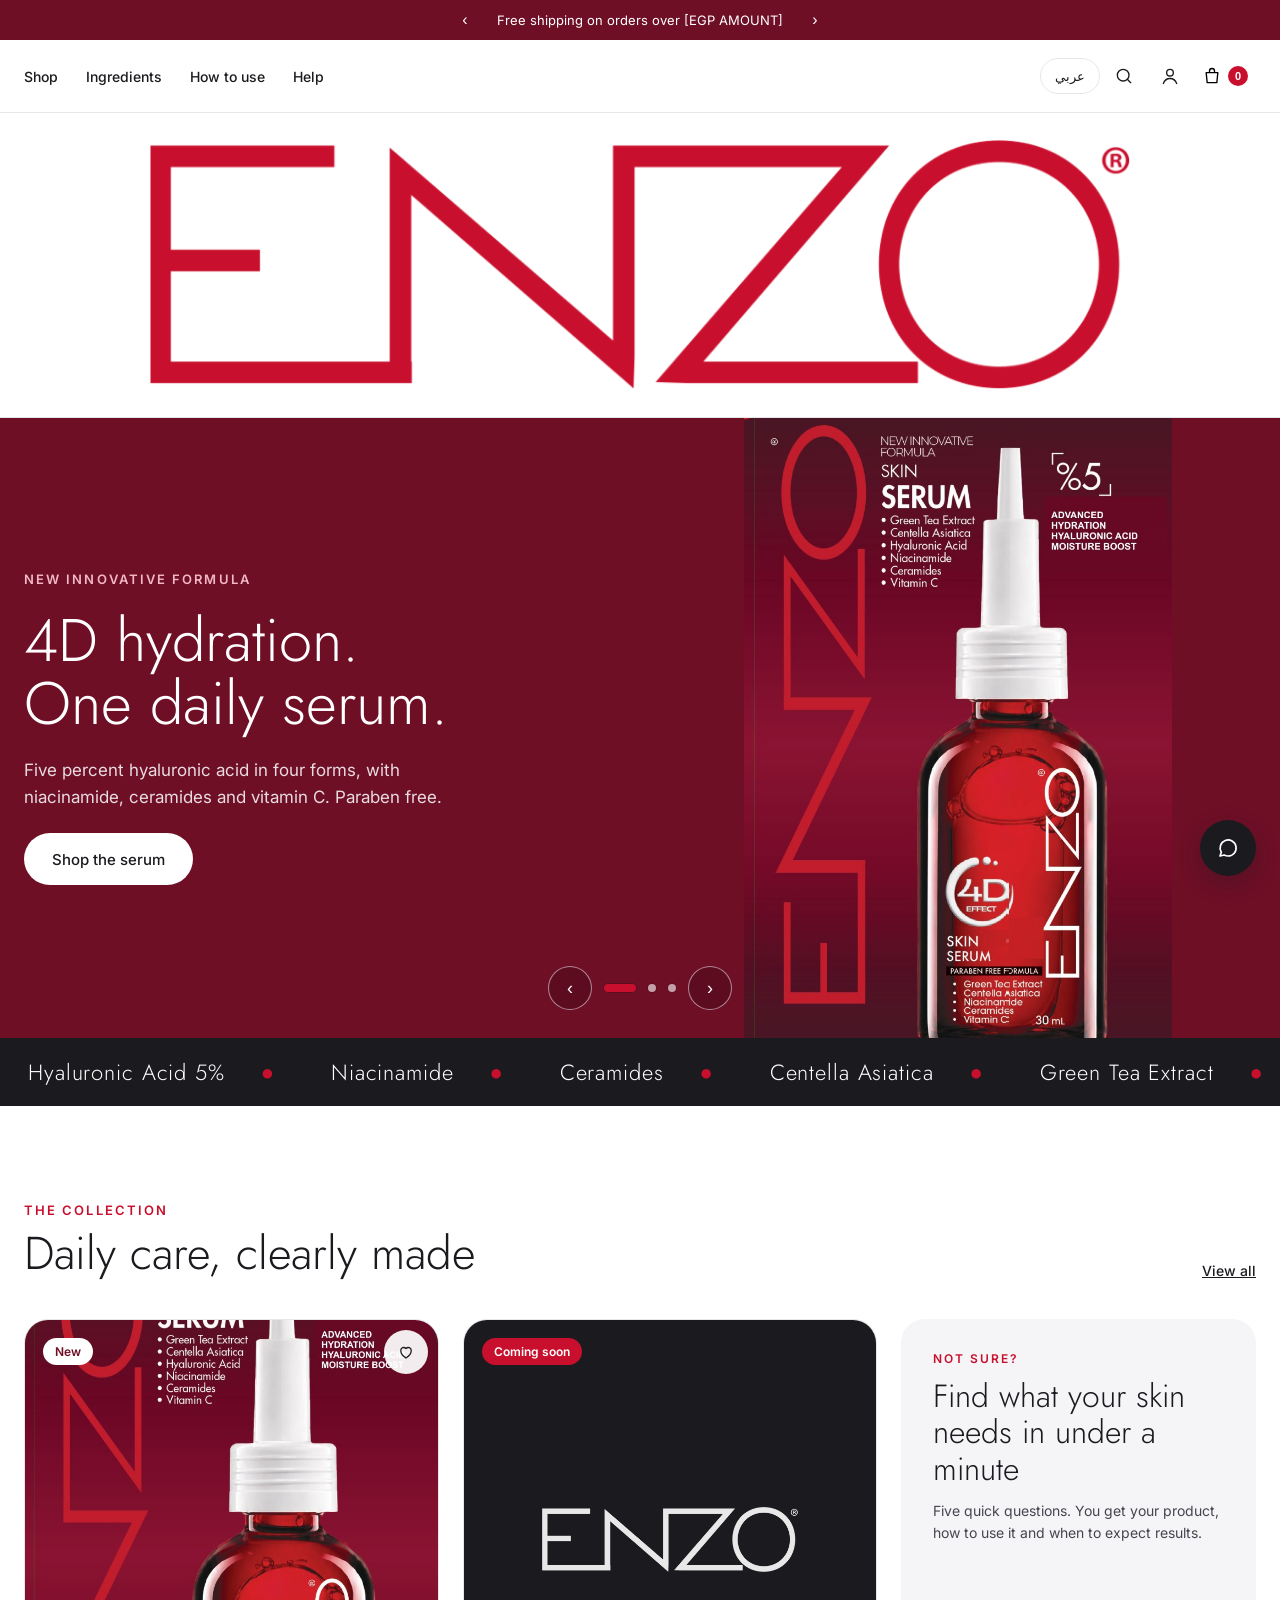
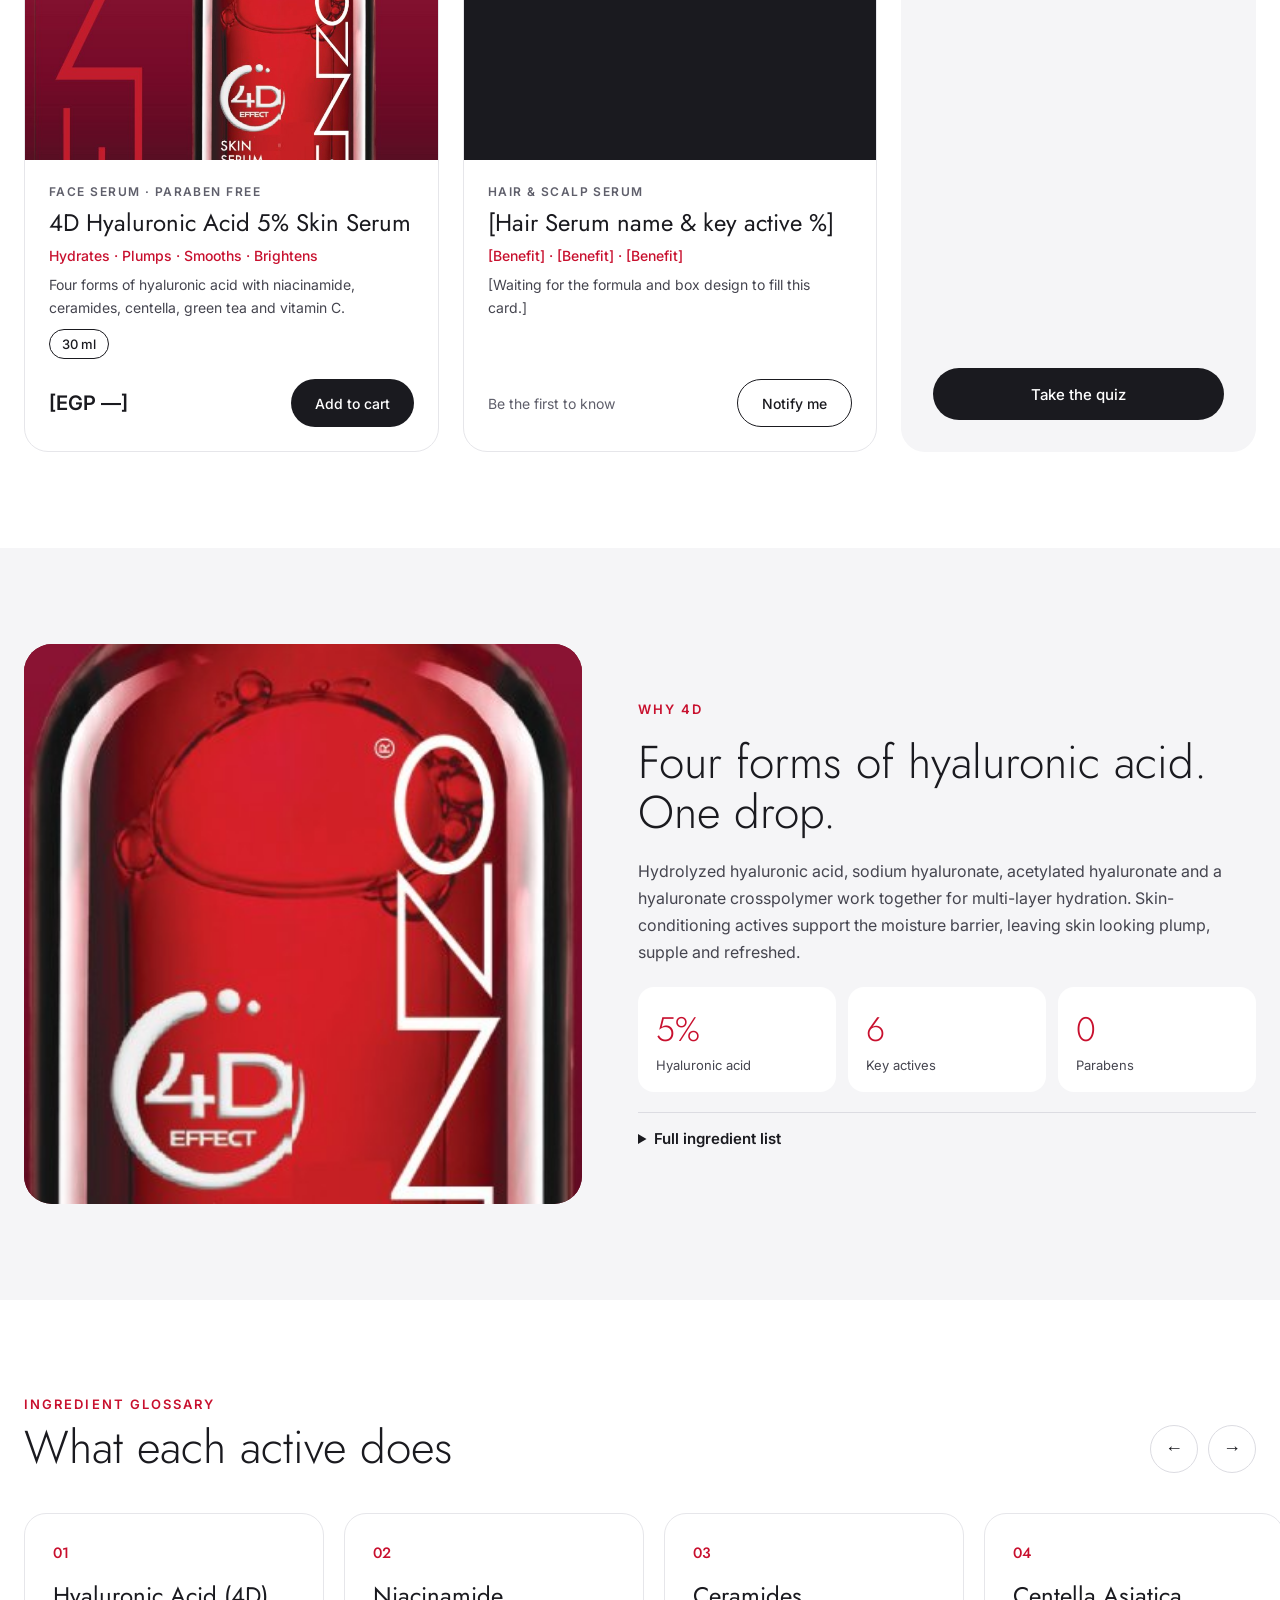
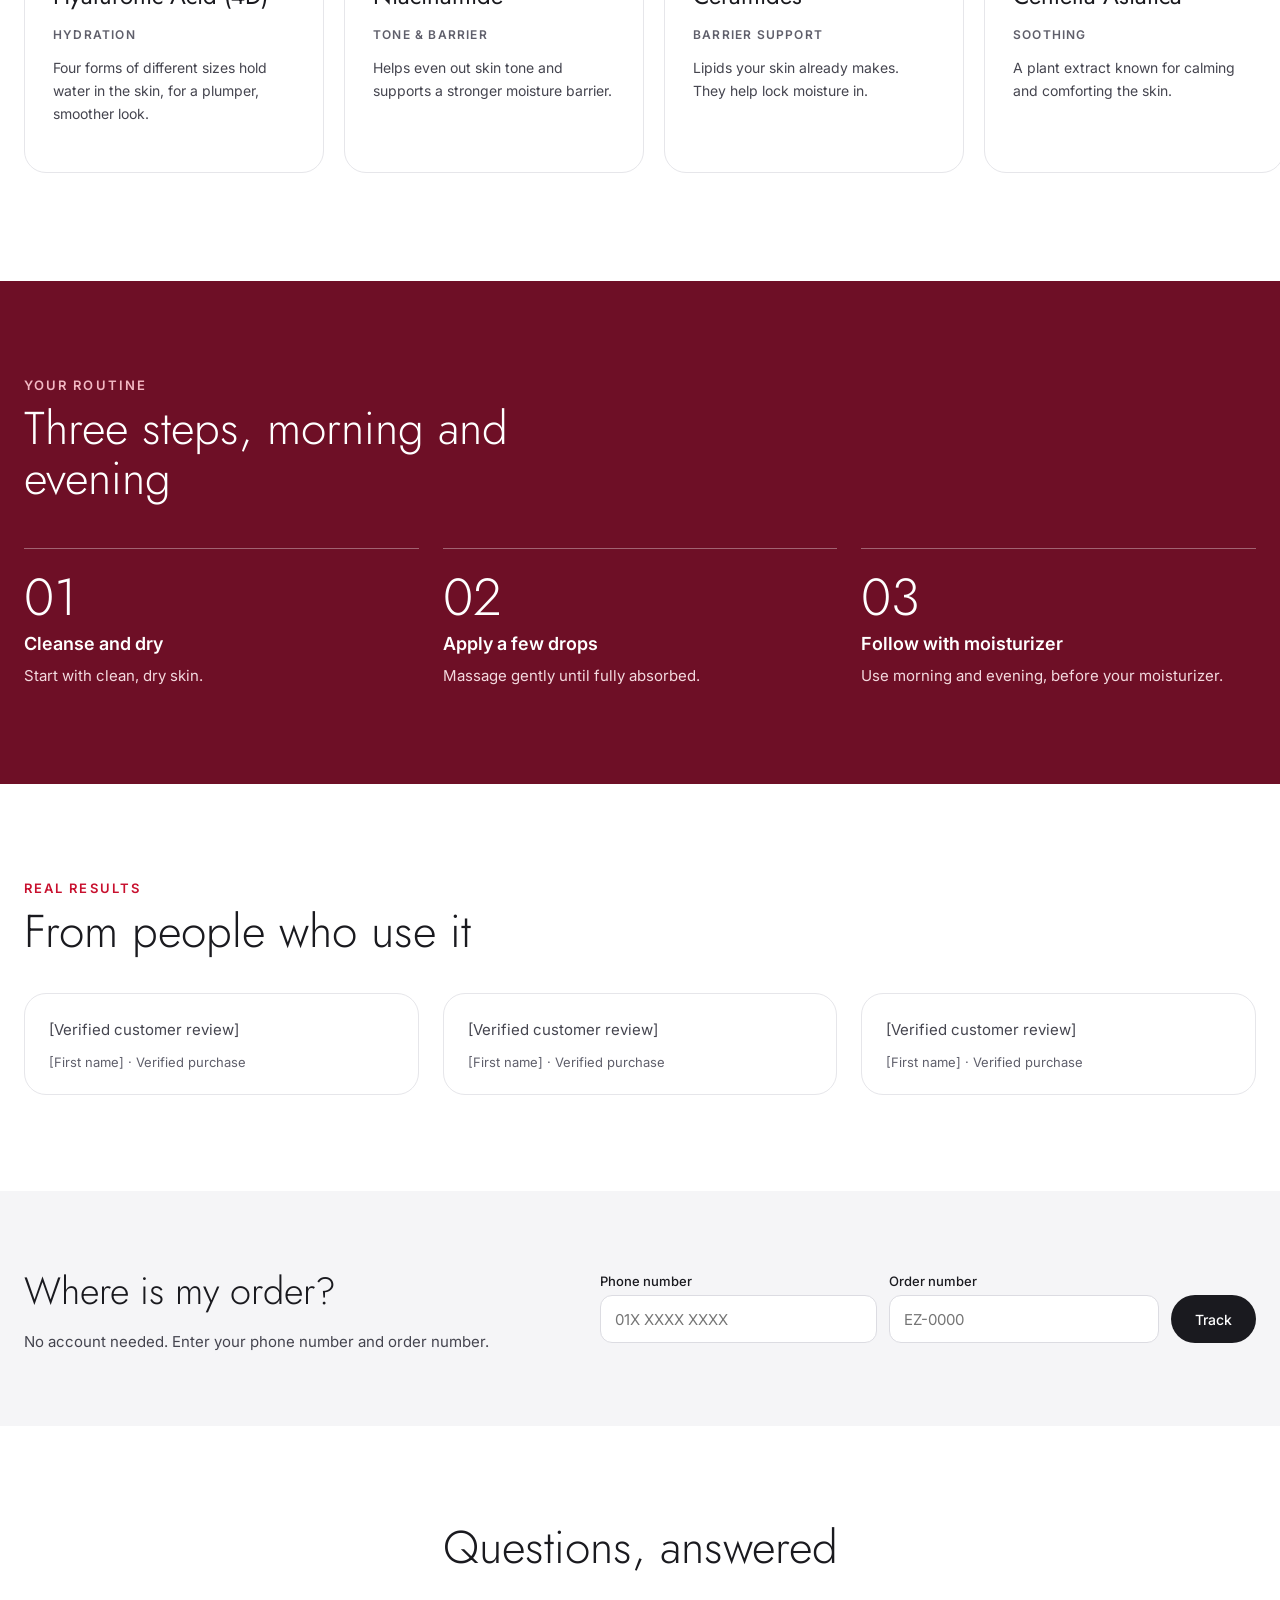
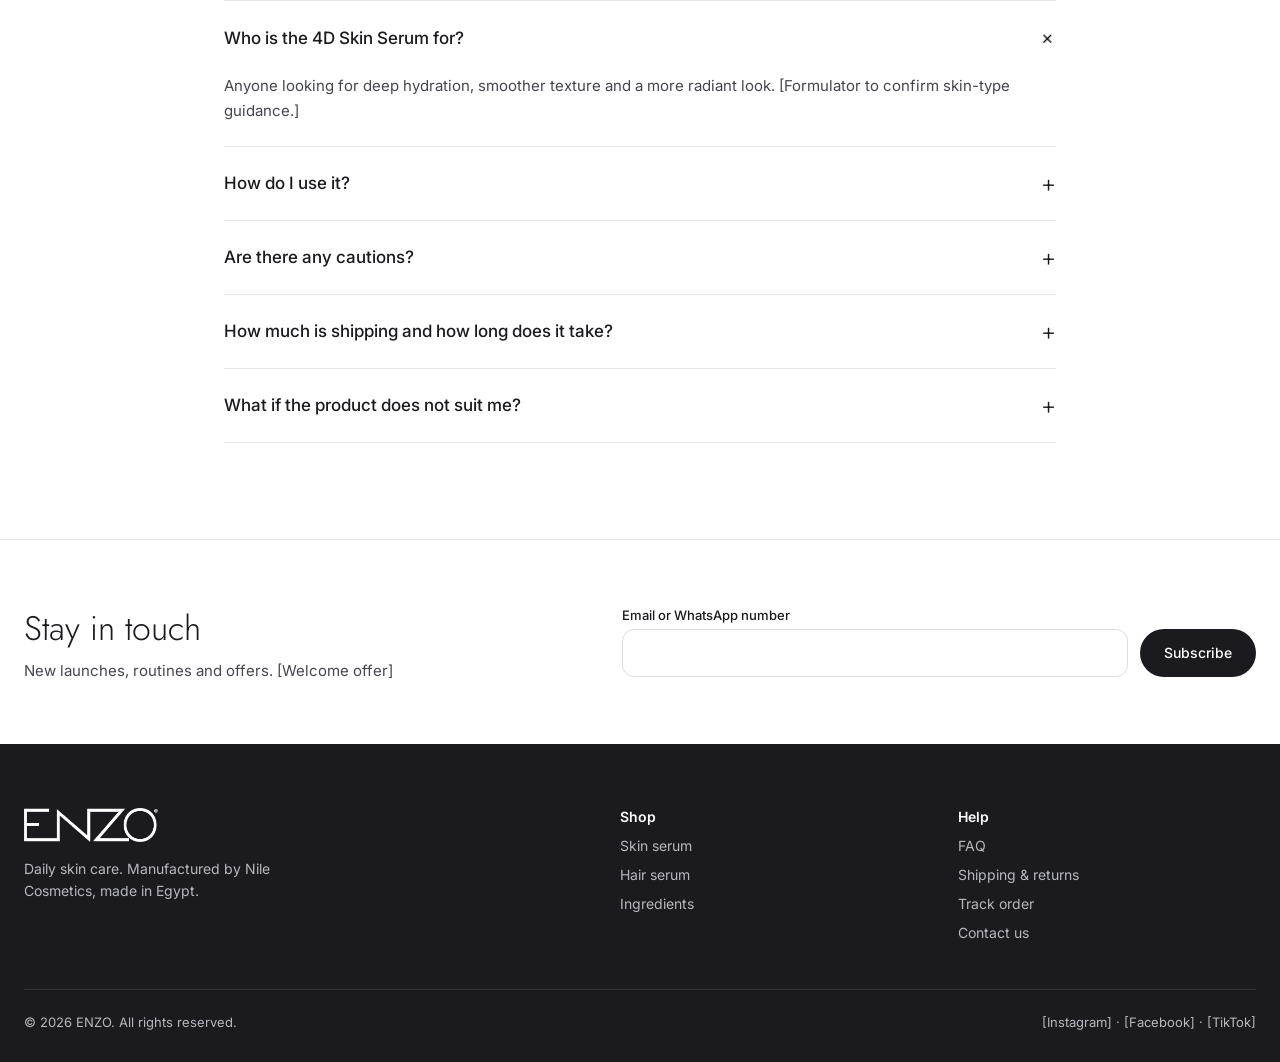
<file: index.html>
<!doctype html>
<html lang="en">
<head>
<meta charset="utf-8">
<meta name="viewport" content="width=device-width, initial-scale=1">
<title>ENZO | Daily Skin Care</title>
<meta name="description" content="ENZO 4D Hyaluronic Acid 5% Skin Serum. Daily skin care with every ingredient on the label.">
<meta name="robots" content="noindex">
<link rel="icon" href="logo-red.png">
<link rel="preconnect" href="https://fonts.googleapis.com">
<link rel="preconnect" href="https://fonts.gstatic.com" crossorigin>
<link href="https://fonts.googleapis.com/css2?family=Jost:wght@300;400;500;600&family=Inter:wght@400;500;600&display=swap" rel="stylesheet">
<style>
:root{--ink:#1A1A1F;--body:#45454F;--muted:#5F5F6B;--line:#E6E6EA;--line2:#DCDCE2;--soft:#F5F5F7;--red:#C8102E;--crimson:#6E0F26;--pink:#F2B8C3}
*{box-sizing:border-box}
html{scroll-behavior:smooth}
body{margin:0;background:#fff;color:var(--ink);font-family:Inter,system-ui,sans-serif;-webkit-font-smoothing:antialiased}
a{color:var(--ink)}a:hover{color:var(--red)}
img{max-width:100%}
h1,h2,h3{font-family:Jost,sans-serif;font-weight:300;margin:0}
p{margin:0}
.wrap{max-width:1280px;margin:0 auto;padding:0 24px}
.eyebrow{font-size:13px;font-weight:600;letter-spacing:.16em;text-transform:uppercase;color:var(--red)}
.h2{font-size:clamp(32px,4vw,46px);line-height:1.1}
.sec{padding:96px 0}
.btn{display:inline-flex;align-items:center;justify-content:center;height:52px;padding:0 28px;border-radius:999px;border:0;background:var(--ink);color:#fff;font:500 15px Inter,sans-serif;text-decoration:none;cursor:pointer;transition:background .25s,color .25s,transform .2s}
.btn:hover{background:var(--red);color:#fff}
.btn:active{transform:scale(.97)}
.btn.light{background:#fff;color:var(--ink)}
.btn.outline{background:#fff;color:var(--ink);border:1px solid var(--ink)}
.btn.outline:hover,.btn.light:hover{background:var(--red);color:#fff}
.btn.sm{height:48px;padding:0 24px;font-size:14px}
.iconbtn{width:44px;height:44px;background:none;border:0;cursor:pointer;display:flex;align-items:center;justify-content:center;color:var(--ink)}
.row{display:flex;flex-wrap:wrap;gap:24px}

/* announcement */
.ann{background:var(--crimson);color:#fff;font-size:13px;height:40px;display:flex;align-items:center;justify-content:center;gap:16px;padding:0 12px}
.ann button{width:32px;height:32px;background:none;border:0;color:#fff;cursor:pointer;font-size:16px}
.ann span{text-align:center;animation:fadeUp .6s ease both}

/* header */
header{position:sticky;top:0;z-index:30;background:rgba(255,255,255,.94);backdrop-filter:blur(10px);-webkit-backdrop-filter:blur(10px);border-bottom:1px solid var(--line)}
.hd{display:flex;align-items:center;justify-content:space-between;gap:16px;min-height:72px}
.nav{flex:1 1 0;display:flex;align-items:center;gap:28px;font-size:14px;font-weight:500}
.nav>a,.shop>a{position:relative;text-decoration:none;display:inline-block;padding:26px 0}
.nav>a::after,.shop>a::after{content:"";position:absolute;left:0;right:0;bottom:20px;height:1px;background:currentColor;transform:scaleX(0);transform-origin:left;transition:transform .3s}
.nav>a:hover::after,.shop>a:hover::after{transform:scaleX(1)}
.logo-slot{flex:0 0 140px;height:44px}
.tools{flex:1 1 0;display:flex;align-items:center;justify-content:flex-end;gap:2px}
.lang{font:500 13px Inter,sans-serif;color:var(--ink);background:none;border:1px solid var(--line);border-radius:999px;padding:0 14px;height:36px;cursor:pointer}
.badge{min-width:20px;height:20px;border-radius:999px;background:var(--red);color:#fff;font-size:11px;font-weight:600;display:inline-flex;align-items:center;justify-content:center;padding:0 5px}
.cartbtn{height:44px;padding:0 8px;background:none;border:0;cursor:pointer;display:flex;align-items:center;gap:6px}
.burger{display:none}
.shop{position:relative}
.mega{display:none;position:absolute;top:100%;left:-24px;width:720px;max-width:92vw;z-index:40}
.shop:hover .mega,.shop:focus-within .mega{display:block;animation:drop .28s ease both}
.mega-in{background:#fff;border:1px solid var(--line);border-radius:0 0 20px 20px;box-shadow:0 20px 40px rgba(26,26,31,.1);padding:28px;display:flex;gap:32px}
.mega-col{flex:1 1 150px;display:flex;flex-direction:column;gap:12px}
.mega-col a{text-decoration:none}
.mega-col p{font-size:12px;font-weight:600;letter-spacing:.12em;text-transform:uppercase;color:var(--muted)}
.mega-feat{flex:1 1 220px;position:relative;border-radius:16px;overflow:hidden;min-height:190px;display:flex;align-items:flex-end;text-decoration:none;color:#fff;background:var(--crimson)}
.mega-feat img{position:absolute;inset:0;width:100%;height:100%;object-fit:cover}
.mega-feat span{position:relative;width:100%;padding:16px;background:linear-gradient(transparent,rgba(0,0,0,.55));font-weight:500}
.mega-feat:hover{color:#fff}

/* big wordmark */
.bigspace{background:#fff;border-bottom:1px solid var(--line)}
#wordmark{position:fixed;z-index:35;left:50%;transform:translateX(-50%);display:block;will-change:top,width}
#wordmark img{display:block;width:100%;height:auto}

/* hero */
.hero{position:relative;height:620px;overflow:hidden;background:var(--crimson)}
.slide{position:absolute;inset:0;opacity:0;visibility:hidden;transition:opacity .9s ease,visibility .9s}
.slide.on{opacity:1;visibility:visible;z-index:2}
.slide .wrap{height:100%;display:flex;align-items:center;gap:40px}
.slide .txt{flex:1 1 0;min-width:0;display:flex;flex-direction:column;gap:22px;opacity:0;transform:translateY(24px);transition:transform .9s ease .15s,opacity .9s ease .15s}
.slide.on .txt{opacity:1;transform:none}
.slide h1{font-size:clamp(40px,5vw,60px);line-height:1.05}
.slide .lead{font-size:17px;line-height:1.6;max-width:460px;opacity:.85}
.slide .vis{flex:1 1 0;min-width:0;height:100%;display:flex;align-items:center;justify-content:center}
.slide .vis img{transform:scale(1.06);transition:transform 1.4s ease}
.slide.on .vis img{transform:scale(1)}
.s1{background:var(--crimson);color:#fff}.s1 .eyebrow{color:var(--pink)}
.s1 .vis img{height:100%;object-fit:cover}
.s2{background:var(--soft);color:var(--ink)}
.s2 .vis img{height:82%;object-fit:cover;border-radius:28px;box-shadow:0 30px 60px rgba(110,15,38,.25)}
.s3{background:var(--ink);color:#fff}.s3 .eyebrow{color:var(--pink)}
.s3 .vis img{width:80%;max-width:520px;opacity:.9}
.hero-ctl{position:absolute;left:0;right:0;bottom:28px;display:flex;justify-content:center;align-items:center;gap:12px;z-index:5}
.hero-ctl .arr{width:44px;height:44px;border-radius:999px;border:1px solid rgba(255,255,255,.5);background:rgba(0,0,0,.15);color:#fff;cursor:pointer;font-size:18px}
.dot{height:8px;width:8px;border-radius:999px;border:0;padding:0;cursor:pointer;background:rgba(255,255,255,.6);box-shadow:0 0 0 1px rgba(0,0,0,.15);transition:width .4s,background .4s}
.dot.on{width:32px;background:var(--red)}

/* marquee */
.marq-wrap{background:var(--ink);color:#fff;overflow:hidden;padding:18px 0}
.marq{display:flex;width:max-content;animation:marq 32s linear infinite}
.marq-wrap:hover .marq{animation-play-state:paused}
.marq span{font-family:Jost,sans-serif;font-weight:300;font-size:22px;letter-spacing:.04em;padding:0 28px;white-space:nowrap}
.marq i{color:var(--red);font-style:normal;padding-left:28px}

/* cards */
.card{border:1px solid var(--line);border-radius:24px;overflow:hidden;display:flex;flex-direction:column;background:#fff;transition:box-shadow .35s,transform .35s}
.card:hover{box-shadow:0 18px 40px rgba(26,26,31,.12);transform:translateY(-4px)}
.pimg{position:relative;height:440px;overflow:hidden}
.pimg .i1,.pimg .i2{position:absolute;inset:0;width:100%;height:100%;object-fit:cover;transition:opacity .5s,transform .8s}
.pimg .i2{opacity:0;object-position:center 70%}
.card:hover .pimg .i1{opacity:0;transform:scale(1.04)}
.card:hover .pimg .i2{opacity:1;transform:scale(1.04)}
.tag{position:absolute;top:18px;left:18px;font-size:12px;font-weight:600;padding:6px 12px;border-radius:999px}
.wish{position:absolute;top:10px;right:10px;width:44px;height:44px;border-radius:999px;background:rgba(255,255,255,.92);border:0;cursor:pointer;display:flex;align-items:center;justify-content:center}
.wish.on svg path{fill:var(--red);stroke:var(--red)}
.pbody{padding:24px;display:flex;flex-direction:column;gap:10px;flex:1}
.kick{font-size:12px;font-weight:600;letter-spacing:.12em;text-transform:uppercase;color:var(--muted)}
.pbody h3{font-weight:400;font-size:24px;line-height:1.2}
.ben{font-size:14px;color:var(--red);font-weight:500}
.desc{font-size:14px;line-height:1.6;color:var(--body)}
.pfoot{display:flex;align-items:center;justify-content:space-between;gap:12px;margin-top:auto;padding-top:10px}
.price{font-size:20px;font-weight:600}
.pill{border:1px solid var(--ink);border-radius:999px;padding:6px 12px;font-size:13px;font-weight:500;align-self:flex-start}

/* stats */
.stat{flex:1 1 140px;background:#fff;border-radius:16px;padding:18px}
.stat b{display:block;font-family:Jost,sans-serif;font-size:34px;font-weight:300;color:var(--red)}
.stat span{font-size:13px;color:var(--body)}
details summary{cursor:pointer;font-size:15px;font-weight:600}
.inci{margin-top:12px;font-size:12px;line-height:1.7;color:var(--muted);letter-spacing:.02em}

/* ingredient carousel */
.track{display:flex;gap:20px;overflow-x:auto;padding:4px 24px 12px 0;scroll-snap-type:x mandatory;scroll-behavior:smooth;scrollbar-width:none}
.track::-webkit-scrollbar{display:none}
.ing{flex:0 0 300px;scroll-snap-align:start;border:1px solid var(--line);border-radius:22px;padding:28px;display:flex;flex-direction:column;gap:14px;min-height:260px;background:#fff;transition:box-shadow .35s,transform .35s}
.ing:hover{box-shadow:0 18px 40px rgba(26,26,31,.12);transform:translateY(-4px)}
.ing .n{font-family:Jost,sans-serif;font-size:15px;font-weight:500;color:var(--red)}
.ing h3{font-weight:400;font-size:24px}
.ing .role{font-size:12px;font-weight:600;letter-spacing:.1em;text-transform:uppercase;color:var(--muted)}
.ing p.t{font-size:14px;line-height:1.65;color:var(--body)}
.round{width:48px;height:48px;border-radius:999px;border:1px solid var(--line2);background:#fff;cursor:pointer;font-size:18px;color:var(--ink);transition:background .25s,color .25s}
.round:hover{background:var(--red);color:#fff}

/* steps */
.step{flex:1 1 280px;min-width:0;border-top:1px solid rgba(255,255,255,.35);padding-top:22px;display:flex;flex-direction:column;gap:10px}
.step b{font-family:Jost,sans-serif;font-size:52px;font-weight:300;line-height:1}
.step h3{font-family:Inter,sans-serif;font-size:18px;font-weight:600}
.step p{font-size:15px;line-height:1.6;color:#F3D9DE}

.rev{flex:1 1 300px;min-width:0;border:1px solid var(--line);border-radius:22px;padding:24px;display:flex;flex-direction:column;gap:12px}
.field{display:flex;flex-direction:column;gap:6px}
.field label{font-size:13px;font-weight:500}
.field input{height:48px;border:1px solid var(--line2);border-radius:12px;padding:0 14px;font:15px Inter,sans-serif;background:#fff}
.field input:focus{outline:2px solid var(--red);outline-offset:1px}

/* faq */
.faq-item{border-bottom:1px solid var(--line)}
.faq-q{width:100%;background:none;border:0;padding:22px 0;display:flex;justify-content:space-between;align-items:center;gap:16px;cursor:pointer;font:500 17px Inter,sans-serif;color:var(--ink);text-align:left}
.faq-q .pl{font-size:24px;font-weight:300;transition:transform .35s}
.faq-item.open .pl{transform:rotate(45deg)}
.faq-a{overflow:hidden;max-height:0;opacity:0;transition:max-height .45s ease,opacity .35s}
.faq-item.open .faq-a{max-height:260px;opacity:1}
.faq-a p{margin-bottom:22px;font-size:15px;line-height:1.65;color:var(--body)}

footer{background:var(--ink);color:#B8B8C2}
footer a{color:#B8B8C2;text-decoration:none}footer a:hover{color:#fff}
.fcol{flex:1 1 160px;display:flex;flex-direction:column;gap:12px;font-size:14px}
.fcol p{color:#fff;font-weight:600}

.toast{position:fixed;left:50%;bottom:28px;transform:translateX(-50%);width:320px;max-width:calc(100vw - 32px);background:var(--ink);color:#fff;border-radius:16px;padding:16px 20px;display:none;align-items:center;gap:12px;z-index:50;box-shadow:0 12px 30px rgba(0,0,0,.25)}
.toast.show{display:flex;animation:toastIn .35s ease both}
.toast .ok{width:28px;height:28px;border-radius:999px;background:var(--red);display:inline-flex;align-items:center;justify-content:center;flex:none}
.wa{position:fixed;right:24px;bottom:24px;width:56px;height:56px;border-radius:999px;background:var(--ink);display:flex;align-items:center;justify-content:center;box-shadow:0 8px 22px rgba(26,26,31,.28);z-index:45;transition:background .25s,transform .2s}
.wa:hover{background:var(--red);transform:scale(1.06)}

.rv{opacity:0;transform:translateY(32px);transition:opacity .8s ease,transform .8s ease}
.rv.in{opacity:1;transform:none}

@keyframes fadeUp{from{opacity:0;transform:translateY(6px)}to{opacity:1;transform:none}}
@keyframes drop{from{opacity:0;transform:translateY(-8px)}to{opacity:1;transform:none}}
@keyframes marq{from{transform:translateX(0)}to{transform:translateX(-50%)}}
@keyframes toastIn{from{opacity:0;transform:translate(-50%,16px)}to{opacity:1;transform:translate(-50%,0)}}

@media (max-width:860px){
  .nav{display:none}
  .burger{display:flex}
  .logo-slot{flex-basis:100px}
  .hero{height:auto;min-height:640px}
  .slide .wrap{flex-direction:column;justify-content:center;padding-top:40px;padding-bottom:90px;gap:24px}
  .slide .vis{height:260px;flex:none;width:100%}
  .slide .vis img{height:100%}
  .pimg{height:360px}
  .sec{padding:72px 0}
}
@media (prefers-reduced-motion:reduce){
  *,*::before,*::after{animation:none!important;transition:none!important}
  .rv{opacity:1;transform:none}
}
</style>
</head>
<body>

<div class="ann" role="region" aria-label="Announcements">
  <button type="button" id="annPrev" aria-label="Previous message">‹</button>
  <span id="annText" aria-live="polite">Free shipping on orders over [EGP AMOUNT]</span>
  <button type="button" id="annNext" aria-label="Next message">›</button>
</div>

<header>
  <div class="wrap hd">
    <button type="button" class="iconbtn burger" aria-label="Menu"><svg width="22" height="22" viewBox="0 0 24 24" fill="none" stroke="currentColor" stroke-width="1.6" stroke-linecap="round" aria-hidden="true"><path d="M4 7h16M4 12h16M4 17h16"/></svg></button>
    <nav class="nav" aria-label="Main">
      <div class="shop">
        <a href="#shop">Shop</a>
        <div class="mega">
          <div class="mega-in">
            <div class="mega-col">
              <p>Shop by concern</p>
              <a href="#shop">Dehydration</a><a href="#shop">Dullness</a><a href="#shop">Fine lines</a><a href="#shop">Uneven tone</a><a href="#shop">Weak skin barrier</a>
            </div>
            <div class="mega-col">
              <p>Shop by product</p>
              <a href="#shop">Skin serum</a><a href="#shop">Hair serum <small style="color:var(--red)">Soon</small></a><a href="#shop">Shop all</a>
            </div>
            <a class="mega-feat" href="#shop"><img src="box.jpg" alt=""><span>Meet the 4D Skin Serum →</span></a>
          </div>
        </div>
      </div>
      <a href="#ingredients">Ingredients</a>
      <a href="#routine">How to use</a>
      <a href="#faq">Help</a>
    </nav>
    <div class="logo-slot" aria-hidden="true"></div>
    <div class="tools">
      <button type="button" class="lang">عربي</button>
      <button type="button" class="iconbtn" aria-label="Search"><svg width="20" height="20" viewBox="0 0 24 24" fill="none" stroke="currentColor" stroke-width="1.6" stroke-linecap="round" aria-hidden="true"><circle cx="11" cy="11" r="7"/><path d="M20 20l-4-4"/></svg></button>
      <button type="button" class="iconbtn" aria-label="Account"><svg width="20" height="20" viewBox="0 0 24 24" fill="none" stroke="currentColor" stroke-width="1.6" stroke-linecap="round" aria-hidden="true"><circle cx="12" cy="8" r="4"/><path d="M4 21c1.5-4 4.5-6 8-6s6.5 2 8 6"/></svg></button>
      <button type="button" class="cartbtn" id="cartBtn" aria-label="Cart, 0 items"><svg width="20" height="20" viewBox="0 0 24 24" fill="none" stroke="currentColor" stroke-width="1.6" stroke-linejoin="round" aria-hidden="true"><path d="M5 8h14l-1.2 12H6.2z"/><path d="M9 8V6a3 3 0 016 0v2"/></svg><span class="badge" id="cartCount">0</span></button>
    </div>
  </div>
</header>

<div class="bigspace" id="bigspace" aria-hidden="true"></div>
<a href="#top" id="wordmark" aria-label="ENZO home"><img src="logo-red.png" alt="ENZO"></a>

<section class="hero" id="top" aria-label="Featured" aria-roledescription="carousel">
  <div class="slide s1 on">
    <div class="wrap">
      <div class="txt">
        <p class="eyebrow">New innovative formula</p>
        <h1>4D hydration.<br>One daily serum.</h1>
        <p class="lead">Five percent hyaluronic acid in four forms, with niacinamide, ceramides and vitamin C. Paraben free.</p>
        <div><a class="btn light" href="#shop">Shop the serum</a></div>
      </div>
      <div class="vis"><img src="box.jpg" alt="ENZO 4D Skin Serum box"></div>
    </div>
  </div>
  <div class="slide s2">
    <div class="wrap">
      <div class="txt">
        <p class="eyebrow">Six key actives</p>
        <h1>Every ingredient<br>on the label.</h1>
        <p class="lead">Green tea, centella asiatica, hyaluronic acid, niacinamide, ceramides and vitamin C. Here is what each one does.</p>
        <div><a class="btn" href="#ingredients">Explore ingredients</a></div>
      </div>
      <div class="vis"><img src="bottle.jpg" alt="ENZO serum bottle"></div>
    </div>
  </div>
  <div class="slide s3">
    <div class="wrap">
      <div class="txt">
        <p class="eyebrow">Coming soon</p>
        <h1>The ENZO<br>hair serum.</h1>
        <p class="lead">A serum for hair and scalp is on its way. Join the list and be the first to try it.</p>
        <div><a class="btn light" href="#newsletter">Join the waitlist</a></div>
      </div>
      <div class="vis"><img src="logo-white.png" alt=""></div>
    </div>
  </div>
  <div class="hero-ctl">
    <button type="button" class="arr" id="heroPrev" aria-label="Previous slide">‹</button>
    <button type="button" class="dot on" aria-label="Go to slide 1"></button>
    <button type="button" class="dot" aria-label="Go to slide 2"></button>
    <button type="button" class="dot" aria-label="Go to slide 3"></button>
    <button type="button" class="arr" id="heroNext" aria-label="Next slide">›</button>
  </div>
</section>

<div class="marq-wrap" aria-hidden="true"><div class="marq" id="marq"></div></div>

<section id="shop" class="sec">
  <div class="wrap" style="display:flex;flex-direction:column;gap:40px">
    <div class="rv" style="display:flex;flex-wrap:wrap;align-items:flex-end;justify-content:space-between;gap:16px">
      <div style="display:flex;flex-direction:column;gap:10px"><p class="eyebrow">The collection</p><h2 class="h2">Daily care, clearly made</h2></div>
      <a href="#shop" style="font-size:14px;font-weight:500">View all</a>
    </div>
    <div class="row">
      <article class="card rv" style="flex:1 1 340px;min-width:0">
        <div class="pimg" style="background:var(--crimson)">
          <img class="i1" src="box.jpg" alt="ENZO 4D Skin Serum box">
          <img class="i2" src="bottle.jpg" alt="">
          <span class="tag" style="background:#fff;color:var(--crimson)">New</span>
          <button type="button" class="wish" aria-label="Save skin serum to wishlist" aria-pressed="false"><svg width="18" height="18" viewBox="0 0 24 24" fill="none" stroke="#1A1A1F" stroke-width="1.7" stroke-linejoin="round" aria-hidden="true"><path d="M12 20s-7-4.4-7-10a4 4 0 017-2.6A4 4 0 0119 10c0 5.6-7 10-7 10z"/></svg></button>
        </div>
        <div class="pbody">
          <p class="kick">Face serum · Paraben free</p>
          <h3>4D Hyaluronic Acid 5% Skin Serum</h3>
          <p class="ben">Hydrates · Plumps · Smooths · Brightens</p>
          <p class="desc">Four forms of hyaluronic acid with niacinamide, ceramides, centella, green tea and vitamin C.</p>
          <span class="pill">30 ml</span>
          <div class="pfoot"><span class="price">[EGP —]</span><button type="button" class="btn sm add">Add to cart</button></div>
        </div>
      </article>
      <article class="card rv" style="flex:1 1 340px;min-width:0">
        <div class="pimg" style="background:var(--ink);display:flex;align-items:center;justify-content:center">
          <img src="logo-white.png" alt="" style="width:62%;opacity:.9">
          <span class="tag" style="background:var(--red);color:#fff">Coming soon</span>
        </div>
        <div class="pbody">
          <p class="kick">Hair &amp; scalp serum</p>
          <h3>[Hair Serum name &amp; key active %]</h3>
          <p class="ben">[Benefit] · [Benefit] · [Benefit]</p>
          <p class="desc">[Waiting for the formula and box design to fill this card.]</p>
          <div class="pfoot"><span style="font-size:14px;color:var(--muted)">Be the first to know</span><a class="btn sm outline" href="#newsletter">Notify me</a></div>
        </div>
      </article>
      <div class="rv" style="flex:1 1 280px;min-width:0;border-radius:24px;background:var(--soft);padding:32px;display:flex;flex-direction:column;justify-content:space-between;gap:24px">
        <div style="display:flex;flex-direction:column;gap:12px">
          <p class="eyebrow" style="font-size:12px">Not sure?</p>
          <h3 style="font-size:32px;line-height:1.15">Find what your skin needs in under a minute</h3>
          <p class="desc">Five quick questions. You get your product, how to use it and when to expect results.</p>
        </div>
        <a class="btn" href="#routine">Take the quiz</a>
      </div>
    </div>
  </div>
</section>

<section style="background:var(--soft)" class="sec">
  <div class="wrap" style="display:flex;flex-wrap:wrap;align-items:center;gap:56px">
    <div class="rv" style="flex:1 1 380px;min-width:0;border-radius:28px;overflow:hidden;height:560px;background:var(--crimson)">
      <img src="bottle.jpg" alt="ENZO 4D Skin Serum bottle" style="width:100%;height:100%;object-fit:cover;object-position:center 75%">
    </div>
    <div class="rv" style="flex:1 1 440px;min-width:0;display:flex;flex-direction:column;gap:20px">
      <p class="eyebrow">Why 4D</p>
      <h2 class="h2">Four forms of hyaluronic acid. One drop.</h2>
      <p style="font-size:16px;line-height:1.7;color:var(--body)">Hydrolyzed hyaluronic acid, sodium hyaluronate, acetylated hyaluronate and a hyaluronate crosspolymer work together for multi-layer hydration. Skin-conditioning actives support the moisture barrier, leaving skin looking plump, supple and refreshed.</p>
      <div class="row" style="gap:12px">
        <div class="stat"><b>5%</b><span>Hyaluronic acid</span></div>
        <div class="stat"><b>6</b><span>Key actives</span></div>
        <div class="stat"><b>0</b><span>Parabens</span></div>
      </div>
      <details style="border-top:1px solid var(--line2);padding-top:16px">
        <summary>Full ingredient list</summary>
        <p class="inci">HYDROLYZED SODIUM HYALURONATE, SODIUM HYALURONATE, SODIUM HYALURONATE CROSSPOLYMER, SODIUM ACETYLATED HYALURONATE, HYALURONIC ACID, PALMITOYL TRIPEPTIDE-1, PALMITOYL TETRAPEPTIDE-7, ACETYL HEXAPEPTIDE-8, CERAMIDE 1, CERAMIDE NP, CERAMIDE EOP, CERAMIDE AP, NIACINAMIDE, CENTELLA ASIATICA EXTRACT, TOCOPHERYL ACETATE, ASCORBIC ACID, HYDROLYZED COLLAGEN, KOJIC DIPALMITATE, MELALEUCA ALTERNIFOLIA LEAF OIL, CAMELLIA SINENSIS EXTRACT, TRANEXAMIC ACID, ALPHA-ARBUTIN, GLUTATHIONE, PHENOXYETHANOL, PANTHENOL, GLYCERIN, AQUA</p>
      </details>
    </div>
  </div>
</section>

<section id="ingredients" class="sec">
  <div style="max-width:1280px;margin:0 auto;padding-left:24px;display:flex;flex-direction:column;gap:36px">
    <div class="rv" style="display:flex;flex-wrap:wrap;align-items:flex-end;justify-content:space-between;gap:16px;padding-right:24px">
      <div style="display:flex;flex-direction:column;gap:10px"><p class="eyebrow">Ingredient glossary</p><h2 class="h2">What each active does</h2></div>
      <div style="display:flex;gap:10px">
        <button type="button" class="round" id="ingPrev" aria-label="Scroll ingredients left">←</button>
        <button type="button" class="round" id="ingNext" aria-label="Scroll ingredients right">→</button>
      </div>
    </div>
    <div class="track" id="track"></div>
  </div>
</section>

<section id="routine" class="sec" style="background:var(--crimson);color:#fff">
  <div class="wrap" style="display:flex;flex-direction:column;gap:44px">
    <div class="rv" style="display:flex;flex-direction:column;gap:10px;max-width:640px">
      <p class="eyebrow" style="color:var(--pink)">Your routine</p>
      <h2 class="h2">Three steps, morning and evening</h2>
    </div>
    <div class="row">
      <div class="step rv"><b>01</b><h3>Cleanse and dry</h3><p>Start with clean, dry skin.</p></div>
      <div class="step rv"><b>02</b><h3>Apply a few drops</h3><p>Massage gently until fully absorbed.</p></div>
      <div class="step rv"><b>03</b><h3>Follow with moisturizer</h3><p>Use morning and evening, before your moisturizer.</p></div>
    </div>
  </div>
</section>

<section class="sec">
  <div class="wrap" style="display:flex;flex-direction:column;gap:36px">
    <div class="rv" style="display:flex;flex-direction:column;gap:10px"><p class="eyebrow">Real results</p><h2 class="h2">From people who use it</h2></div>
    <div class="row">
      <div class="rev rv"><p style="font-size:15px;line-height:1.6;color:var(--body)">[Verified customer review]</p><p style="font-size:13px;color:var(--muted)">[First name] · Verified purchase</p></div>
      <div class="rev rv"><p style="font-size:15px;line-height:1.6;color:var(--body)">[Verified customer review]</p><p style="font-size:13px;color:var(--muted)">[First name] · Verified purchase</p></div>
      <div class="rev rv"><p style="font-size:15px;line-height:1.6;color:var(--body)">[Verified customer review]</p><p style="font-size:13px;color:var(--muted)">[First name] · Verified purchase</p></div>
    </div>
  </div>
</section>

<section style="background:var(--soft);padding:72px 0">
  <div class="wrap" style="display:flex;flex-wrap:wrap;gap:40px;align-items:center">
    <div class="rv" style="flex:1 1 360px;min-width:0;display:flex;flex-direction:column;gap:12px">
      <h2 style="font-size:38px">Where is my order?</h2>
      <p style="font-size:15px;line-height:1.6;color:var(--body)">No account needed. Enter your phone number and order number.</p>
    </div>
    <form class="rv" style="flex:1 1 480px;min-width:0;display:flex;flex-wrap:wrap;gap:12px;align-items:flex-end" onsubmit="return false">
      <div class="field" style="flex:1 1 180px"><label for="trkPhone">Phone number</label><input id="trkPhone" type="tel" placeholder="01X XXXX XXXX"></div>
      <div class="field" style="flex:1 1 140px"><label for="trkOrder">Order number</label><input id="trkOrder" type="text" placeholder="EZ-0000"></div>
      <button type="submit" class="btn sm">Track</button>
    </form>
  </div>
</section>

<section id="faq" class="sec">
  <div style="max-width:880px;margin:0 auto;padding:0 24px;display:flex;flex-direction:column;gap:28px">
    <h2 class="h2 rv" style="text-align:center">Questions, answered</h2>
    <div id="faqList" style="border-top:1px solid var(--line)"></div>
  </div>
</section>

<section id="newsletter" style="border-top:1px solid var(--line);padding:64px 0">
  <div class="wrap" style="display:flex;flex-wrap:wrap;align-items:center;justify-content:space-between;gap:24px">
    <div style="flex:1 1 360px;min-width:0;display:flex;flex-direction:column;gap:8px">
      <h2 style="font-size:34px">Stay in touch</h2>
      <p style="font-size:15px;color:var(--body)">New launches, routines and offers. [Welcome offer]</p>
    </div>
    <form style="flex:1 1 420px;min-width:0;display:flex;flex-wrap:wrap;gap:12px;align-items:flex-end" onsubmit="return false">
      <div class="field" style="flex:1 1 240px"><label for="nl">Email or WhatsApp number</label><input id="nl" type="text"></div>
      <button type="submit" class="btn sm">Subscribe</button>
    </form>
  </div>
</section>

<footer>
  <div class="wrap" style="padding-top:64px;padding-bottom:32px;display:flex;flex-direction:column;gap:48px">
    <div class="row" style="gap:40px">
      <div style="flex:2 1 280px;display:flex;flex-direction:column;gap:16px">
        <img src="logo-white.png" alt="ENZO" style="height:34px;width:auto;align-self:flex-start">
        <p style="font-size:14px;line-height:1.6;max-width:320px">Daily skin care. Manufactured by Nile Cosmetics, made in Egypt.</p>
      </div>
      <div class="fcol"><p>Shop</p><a href="#shop">Skin serum</a><a href="#shop">Hair serum</a><a href="#ingredients">Ingredients</a></div>
      <div class="fcol"><p>Help</p><a href="#faq">FAQ</a><a href="#faq">Shipping &amp; returns</a><a href="#top">Track order</a><a href="#top">Contact us</a></div>
    </div>
    <div style="border-top:1px solid #33333C;padding-top:24px;display:flex;flex-wrap:wrap;justify-content:space-between;gap:12px;font-size:13px">
      <span>© 2026 ENZO. All rights reserved.</span>
      <span>[Instagram] · [Facebook] · [TikTok]</span>
    </div>
  </div>
</footer>

<div class="toast" id="toast" role="status"><span class="ok"><svg width="14" height="14" viewBox="0 0 24 24" fill="none" stroke="#fff" stroke-width="3" stroke-linecap="round" stroke-linejoin="round" aria-hidden="true"><path d="M5 12l5 5L20 7"/></svg></span><span>Added to your cart</span></div>

<a class="wa" href="#top" aria-label="Chat with us on WhatsApp"><svg width="24" height="24" viewBox="0 0 24 24" fill="none" stroke="#fff" stroke-width="1.7" stroke-linejoin="round" aria-hidden="true"><path d="M4 20l1.3-3.8A8 8 0 1112 20a8 8 0 01-3.8-1z"/></svg></a>

<script>
(function(){
  var reduce = window.matchMedia('(prefers-reduced-motion: reduce)').matches;

  /* Announcement */
  var ann = ['Free shipping on orders over [EGP AMOUNT]','Pay by card, wallet or cash on delivery','New: 4D Hyaluronic Acid 5% Skin Serum'];
  var ai = 0, annEl = document.getElementById('annText');
  function showAnn(i){ ai = (i + ann.length) % ann.length; var s = document.createElement('span'); s.id='annText'; s.setAttribute('aria-live','polite'); s.textContent = ann[ai]; annEl.replaceWith(s); annEl = s; }
  document.getElementById('annPrev').onclick = function(){ showAnn(ai-1); };
  document.getElementById('annNext').onclick = function(){ showAnn(ai+1); };
  if(!reduce) setInterval(function(){ showAnn(ai+1); }, 4000);

  /* Hero */
  var slides = document.querySelectorAll('.slide'), dots = document.querySelectorAll('.dot'), si = 0, timer;
  function go(i){ si = (i + slides.length) % slides.length; slides.forEach(function(s,k){ s.classList.toggle('on', k===si); }); dots.forEach(function(d,k){ d.classList.toggle('on', k===si); }); }
  function auto(){ clearInterval(timer); if(!reduce) timer = setInterval(function(){ go(si+1); }, 6500); }
  document.getElementById('heroPrev').onclick = function(){ go(si-1); auto(); };
  document.getElementById('heroNext').onclick = function(){ go(si+1); auto(); };
  dots.forEach(function(d,k){ d.onclick = function(){ go(k); auto(); }; });
  auto();

  /* Marquee */
  var words = ['Hyaluronic Acid 5%','Niacinamide','Ceramides','Centella Asiatica','Green Tea Extract','Vitamin C'];
  var html = ''; for(var r=0;r<4;r++) words.forEach(function(w){ html += '<span>'+w+' <i>●</i></span>'; });
  document.getElementById('marq').innerHTML = html;

  /* Ingredients */
  var ings = [
    ['Hyaluronic Acid (4D)','Hydration','Four forms of different sizes hold water in the skin, for a plumper, smoother look.'],
    ['Niacinamide','Tone & barrier','Helps even out skin tone and supports a stronger moisture barrier.'],
    ['Ceramides','Barrier support','Lipids your skin already makes. They help lock moisture in.'],
    ['Centella Asiatica','Soothing','A plant extract known for calming and comforting the skin.'],
    ['Green Tea Extract','Antioxidant','Rich in antioxidants that help defend skin against daily stressors.'],
    ['Vitamin C','Radiance','An antioxidant that helps skin look brighter and more even.'],
    ['Peptides','Smoothness','Palmitoyl and acetyl peptides that help the look of fine lines.']
  ];
  var track = document.getElementById('track');
  track.innerHTML = ings.map(function(x,i){ return '<div class="ing"><span class="n">0'+(i+1)+'</span><h3>'+x[0]+'</h3><p class="role">'+x[1]+'</p><p class="t">'+x[2]+'</p></div>'; }).join('');
  document.getElementById('ingPrev').onclick = function(){ track.scrollBy({left:-320,behavior:'smooth'}); };
  document.getElementById('ingNext').onclick = function(){ track.scrollBy({left:320,behavior:'smooth'}); };

  /* FAQ */
  var faqs = [
    ['Who is the 4D Skin Serum for?','Anyone looking for deep hydration, smoother texture and a more radiant look. [Formulator to confirm skin-type guidance.]'],
    ['How do I use it?','Apply a few drops to clean, dry skin and massage gently until absorbed. Use morning and evening, before your moisturizer.'],
    ['Are there any cautions?','For external use only. Keep out of reach of children. Avoid contact with eyes. Stop using it if irritation occurs. Store below 30°C.'],
    ['How much is shipping and how long does it take?','[Shipping fees and delivery times by governorate.]'],
    ['What if the product does not suit me?','[Return and exchange policy.]']
  ];
  var fl = document.getElementById('faqList');
  fl.innerHTML = faqs.map(function(f,i){ return '<div class="faq-item'+(i===0?' open':'')+'"><button type="button" class="faq-q" aria-expanded="'+(i===0)+'"><span>'+f[0]+'</span><span class="pl" aria-hidden="true">+</span></button><div class="faq-a"><p>'+f[1]+'</p></div></div>'; }).join('');
  fl.querySelectorAll('.faq-item').forEach(function(item){
    item.querySelector('.faq-q').onclick = function(){
      var open = item.classList.contains('open');
      fl.querySelectorAll('.faq-item').forEach(function(o){ o.classList.remove('open'); o.querySelector('.faq-q').setAttribute('aria-expanded','false'); });
      if(!open){ item.classList.add('open'); this.setAttribute('aria-expanded','true'); }
    };
  });

  /* Cart + wishlist */
  var count = 0, toast = document.getElementById('toast'), tt;
  document.querySelectorAll('.add').forEach(function(b){ b.onclick = function(){
    count++; document.getElementById('cartCount').textContent = count;
    document.getElementById('cartBtn').setAttribute('aria-label','Cart, '+count+' items');
    toast.classList.remove('show'); void toast.offsetWidth; toast.classList.add('show');
    clearTimeout(tt); tt = setTimeout(function(){ toast.classList.remove('show'); }, 2400);
  }; });
  document.querySelectorAll('.wish').forEach(function(w){ w.onclick = function(){ var on = !w.classList.contains('on'); w.classList.toggle('on', on); w.setAttribute('aria-pressed', on); }; });

  /* Scroll reveal */
  var rvs = document.querySelectorAll('.rv');
  if('IntersectionObserver' in window && !reduce){
    var io = new IntersectionObserver(function(es){ es.forEach(function(e){ if(e.isIntersecting){ e.target.classList.add('in'); io.unobserve(e.target); } }); }, {threshold:.12, rootMargin:'0px 0px -40px 0px'});
    rvs.forEach(function(el){ io.observe(el); });
  } else { rvs.forEach(function(el){ el.classList.add('in'); }); }

  /* Wordmark glides into the header on scroll */
  var wm = document.getElementById('wordmark'), space = document.getElementById('bigspace');
  var ratio = 1141/290, ANN = 40, HEAD = 72, PAD = 28, SMALL = 28, ticking = false;
  function layout(){
    ticking = false;
    var vw = window.innerWidth, y = window.scrollY || document.documentElement.scrollTop || 0;
    var bigW = Math.min(980, vw - 48), bigH = bigW / ratio, smallW = SMALL * ratio;
    var spacerH = Math.round(bigH + PAD*2);
    space.style.height = spacerH + 'px';
    var raw = Math.max(0, Math.min(1, y / spacerH));
    var p = reduce ? (raw >= 1 ? 1 : (raw > 0 ? 1 : 0)) : (raw < .5 ? 2*raw*raw : 1 - Math.pow(-2*raw+2,2)/2);
    var headerTop = Math.max(0, ANN - y);
    var startTop = ANN + HEAD + PAD - y;
    var endTop = headerTop + (HEAD - SMALL)/2;
    wm.style.top = (startTop + (endTop - startTop)*p).toFixed(1) + 'px';
    wm.style.width = (bigW + (smallW - bigW)*p).toFixed(1) + 'px';
  }
  function onScroll(){ if(!ticking){ ticking = true; requestAnimationFrame(layout); } }
  window.addEventListener('scroll', onScroll, {passive:true});
  window.addEventListener('resize', onScroll);
  layout();
})();
</script>
</body>
</html>
</file>
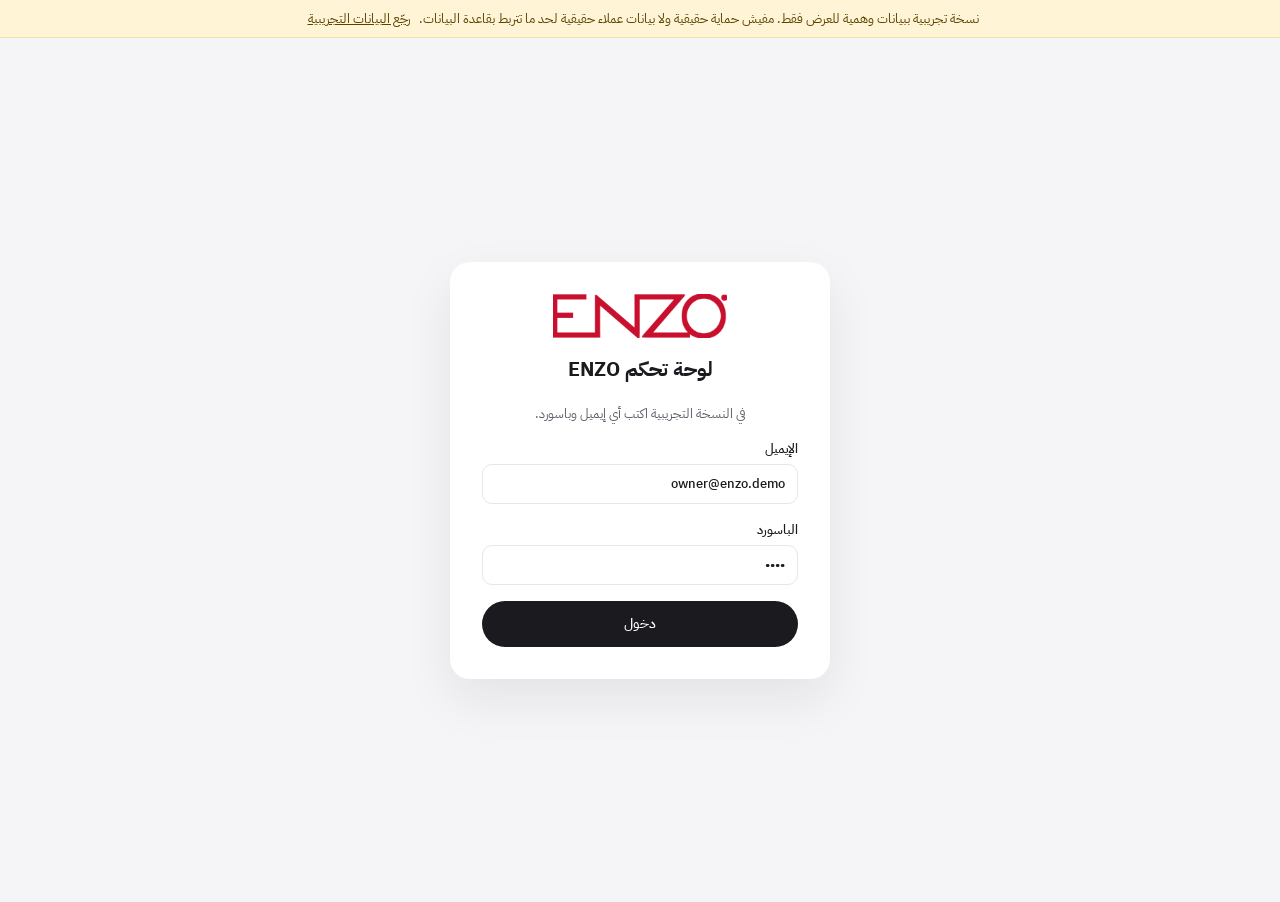
<file: admin.html>
<!doctype html>
<html lang="ar" dir="rtl">
<head>
<meta charset="utf-8">
<meta name="viewport" content="width=device-width, initial-scale=1">
<meta name="robots" content="noindex, nofollow">
<title>ENZO | لوحة التحكم (تجريبية)</title>
<link rel="icon" href="logo-red.png">
<link rel="preconnect" href="https://fonts.googleapis.com">
<link rel="preconnect" href="https://fonts.gstatic.com" crossorigin>
<link href="https://fonts.googleapis.com/css2?family=IBM+Plex+Sans+Arabic:wght@400;500;600;700&display=swap" rel="stylesheet">
<style>
:root{--ink:#1A1A1F;--body:#45454F;--muted:#5F5F6B;--line:#E6E6EA;--soft:#F5F5F7;--red:#C8102E;--crimson:#6E0F26;--ok:#1E7A4C;--warn:#9A5B00;--info:#1D5FA8}
*{box-sizing:border-box}
body{margin:0;font-family:"IBM Plex Sans Arabic",system-ui,sans-serif;color:var(--ink);background:var(--soft);font-size:14px}
button,input,select,textarea{font:inherit;color:inherit}
a{color:var(--red)}
h1,h2,h3,p{margin:0}
.demo{background:#FFF4D6;color:#5C4300;font-size:13px;text-align:center;padding:8px 12px;border-bottom:1px solid #F0DFA8}
.demo button{background:none;border:0;color:#5C4300;text-decoration:underline;cursor:pointer}
#login{min-height:calc(100vh - 36px);display:flex;align-items:center;justify-content:center;padding:24px}
.lcard{width:100%;max-width:380px;background:#fff;border-radius:20px;padding:32px;box-shadow:0 20px 50px rgba(26,26,31,.08);display:flex;flex-direction:column;gap:16px}
.lcard img{height:44px;align-self:center}
#app{min-height:calc(100vh - 36px)}
.side{width:240px;flex:none;background:var(--ink);color:#C9C9D1;display:flex;flex-direction:column;padding:20px 14px;gap:4px;position:sticky;top:0;height:100vh;overflow-y:auto}
.side img{height:34px;width:auto;align-self:flex-start;margin:6px 12px 22px}
.side .grp{font-size:11px;color:#8A8A96;padding:14px 12px 4px;letter-spacing:.04em}
.nav-btn{display:flex;align-items:center;gap:10px;width:100%;background:none;border:0;color:#C9C9D1;padding:10px 12px;border-radius:10px;cursor:pointer;text-align:right}
.nav-btn:hover{background:#2A2A31;color:#fff}
.nav-btn.on{background:var(--red);color:#fff}
.nav-btn .cnt{margin-inline-start:auto;background:#fff;color:var(--red);border-radius:999px;font-size:11px;font-weight:700;padding:1px 7px}
.nav-btn .cnt:empty{display:none}
.side .foot{margin-top:auto;font-size:12px;padding:10px;color:#9A9AA6}
main{flex:1;min-width:0;padding:28px;display:flex;flex-direction:column;gap:20px}
.top{display:flex;flex-wrap:wrap;align-items:center;justify-content:space-between;gap:12px}
.top h1{font-size:24px;font-weight:600}
.sub{color:var(--muted);font-size:13px;margin-top:4px}
.view{display:none;flex-direction:column;gap:20px}
.view.on{display:flex}
.card{background:#fff;border-radius:16px;border:1px solid var(--line);padding:20px}
.kpis{display:grid;grid-template-columns:repeat(4,minmax(0,1fr));gap:16px}
.kpi p{color:var(--muted);font-size:13px}
.kpi b{display:block;font-size:26px;font-weight:700;margin-top:6px}
.kpi small{color:var(--muted);font-size:12px}
.grid2{display:grid;grid-template-columns:2fr 1fr;gap:16px}
.grid2e{display:grid;grid-template-columns:1fr 1fr;gap:16px}
.ch{display:flex;align-items:center;justify-content:space-between;gap:12px;margin-bottom:14px}
.ch h2{font-size:16px;font-weight:600}
.btn{display:inline-flex;align-items:center;justify-content:center;gap:6px;height:40px;padding:0 16px;border-radius:999px;border:0;background:var(--ink);color:#fff;cursor:pointer;font-weight:500;text-decoration:none;white-space:nowrap}
.btn:hover{background:var(--red);color:#fff}
.btn.ghost{background:#fff;color:var(--ink);border:1px solid var(--line)}
.btn.ghost:hover{border-color:var(--red);color:var(--red);background:#fff}
.btn.wa{background:#1E7A4C}.btn.wa:hover{background:#155C39}
.btn.sm{height:34px;padding:0 12px;font-size:13px}
.input,.select,textarea{height:40px;border:1px solid var(--line);border-radius:10px;padding:0 12px;background:#fff;min-width:0}
textarea{height:auto;padding:10px 12px;resize:vertical;width:100%}
.input:focus,.select:focus,textarea:focus{outline:2px solid var(--red);outline-offset:1px}
label.f{display:flex;flex-direction:column;gap:6px;font-size:13px;font-weight:500}
.tools{display:flex;flex-wrap:wrap;gap:10px;align-items:center}
.chips{display:flex;flex-wrap:wrap;gap:8px}
.chip{height:34px;padding:0 14px;border-radius:999px;border:1px solid var(--line);background:#fff;cursor:pointer;font-size:13px}
.chip.on{background:var(--ink);color:#fff;border-color:var(--ink)}
.tbl-wrap{overflow-x:auto;background:#fff;border:1px solid var(--line);border-radius:16px}
table{width:100%;border-collapse:collapse;min-width:720px}
th,td{padding:12px 14px;text-align:right;border-bottom:1px solid var(--line);vertical-align:top}
th{font-size:12px;color:var(--muted);font-weight:600;background:#FAFAFB;white-space:nowrap}
tbody tr.click{cursor:pointer}
tbody tr.click:hover{background:#FBF5F6}
tbody tr:last-child td{border-bottom:0}
.st{display:inline-block;padding:3px 10px;border-radius:999px;font-size:12px;font-weight:600;white-space:nowrap}
.st-new{background:#FDE7EB;color:#A50E26}.st-confirmed{background:#E7EEFB;color:var(--info)}.st-preparing{background:#FFF1DC;color:var(--warn)}.st-shipped{background:#EDE7FB;color:#5B3BA8}.st-delivered{background:#E3F4EB;color:var(--ok)}.st-returned,.st-cancelled{background:#EEEEF1;color:#4A4A55}
.pay{font-size:12px;color:var(--muted)}
.empty{padding:32px;text-align:center;color:var(--muted)}
.bars{display:flex;align-items:flex-end;gap:10px;height:200px;padding-top:10px}
.bar{flex:1;display:flex;flex-direction:column;align-items:center;gap:6px;height:100%;justify-content:flex-end}
.bar span.v{width:100%;background:var(--red);border-radius:6px 6px 2px 2px;min-height:2px}
.bar small{font-size:11px;color:var(--muted)}.bar em{font-style:normal;font-size:11px;font-weight:600}
.list-row{display:flex;justify-content:space-between;align-items:center;gap:10px;padding:12px 0;border-bottom:1px solid var(--line)}
.list-row:last-child{border-bottom:0}
.scrim{position:fixed;inset:0;background:rgba(26,26,31,.35);display:none;z-index:40}.scrim.on{display:block}
.drawer{position:fixed;top:0;bottom:0;left:0;width:440px;max-width:100vw;background:#fff;z-index:41;transform:translateX(-100%);transition:transform .3s ease;display:flex;flex-direction:column}
.drawer.on{transform:none}
.dh{padding:20px;border-bottom:1px solid var(--line);display:flex;justify-content:space-between;align-items:center;gap:10px}
.db{padding:20px;overflow-y:auto;display:flex;flex-direction:column;gap:18px;flex:1}
.kv{display:grid;grid-template-columns:110px 1fr;gap:8px 12px}
.kv dt{color:var(--muted)}.kv dd{margin:0}
.timeline{display:flex;flex-direction:column;gap:8px;font-size:13px}
.timeline div{display:flex;gap:8px;align-items:center;flex-wrap:wrap}
.timeline i{width:8px;height:8px;border-radius:999px;background:var(--red);flex:none}
.x{width:40px;height:40px;border:0;background:var(--soft);border-radius:999px;cursor:pointer;font-size:18px}
.prod{display:flex;gap:16px;align-items:center;flex-wrap:wrap}
.prod img{width:84px;height:84px;object-fit:cover;border-radius:12px;background:var(--crimson)}
.prod .meta{flex:1 1 220px;min-width:0}.prod .meta h3{font-size:16px;font-weight:600}
.prod .edit{display:flex;gap:10px;flex-wrap:wrap;align-items:flex-end}.prod .edit .input{width:120px}
.low{color:var(--red);font-weight:600;font-size:12px}
.toast{position:fixed;bottom:24px;right:50%;transform:translateX(50%);background:var(--ink);color:#fff;padding:12px 18px;border-radius:12px;display:none;z-index:60}.toast.on{display:block}

/* follow-ups */
.fu{display:flex;flex-wrap:wrap;gap:14px;align-items:center;padding:16px 0;border-bottom:1px solid var(--line)}
.fu:last-child{border-bottom:0}
.fu .who{flex:1 1 220px;min-width:0}
.fu .who b{font-size:15px}
.tp{display:inline-block;padding:3px 10px;border-radius:999px;font-size:12px;font-weight:600}
.tp-d3{background:#E7EEFB;color:var(--info)}.tp-d7{background:#FFF1DC;color:var(--warn)}.tp-d21{background:#FDE7EB;color:#A50E26}.tp-refill{background:#E3F4EB;color:var(--ok)}.tp-recover{background:var(--red);color:#fff}
.late{color:var(--red);font-size:12px;font-weight:600}

/* satisfaction */
.explain{background:var(--ink);color:#E6E6EA;border:0}
.explain h2{color:#fff;font-size:20px;font-weight:600}
.explain p{line-height:1.8;color:#C9C9D1}
.journey{display:grid;grid-template-columns:repeat(7,minmax(0,1fr));gap:10px;margin-top:18px}
.jstep{background:#26262D;border-radius:14px;padding:14px;display:flex;flex-direction:column;gap:8px;position:relative}
.jstep .n{font-size:12px;color:#F2B8C3;font-weight:700}
.jstep h3{font-size:14px;color:#fff;font-weight:600}
.jstep p{font-size:12px;line-height:1.6}
.jstep .m{font-size:11px;color:#fff;background:var(--crimson);border-radius:999px;padding:3px 8px;align-self:flex-start}
.why{display:grid;grid-template-columns:repeat(3,minmax(0,1fr));gap:12px;margin-top:16px}
.why div{background:#26262D;border-radius:14px;padding:14px;font-size:13px;line-height:1.7;color:#C9C9D1}
.why b{display:block;color:#fff;margin-bottom:4px}
.def{font-size:13px;line-height:1.8;color:var(--body)}
.def b{color:var(--ink)}
.dist{display:flex;height:14px;border-radius:999px;overflow:hidden;margin:10px 0 6px;background:var(--soft)}
.dist span{display:block;height:100%}
.legend{display:flex;flex-wrap:wrap;gap:14px;font-size:12px;color:var(--muted)}
.legend i{display:inline-block;width:10px;height:10px;border-radius:3px;margin-left:6px;vertical-align:middle}
.stars{color:#C8102E;letter-spacing:1px;white-space:nowrap}
.alert{border:1px solid #F3C2CB;background:#FFF6F7}
.tagbar{display:flex;align-items:center;gap:10px;padding:6px 0}
.tagbar span.l{width:120px;flex:none;font-size:13px}
.tagbar span.b{height:10px;border-radius:999px;background:var(--red)}
.sources{font-size:12px;color:var(--muted);line-height:1.8}

@media (max-width:1100px){.journey{grid-template-columns:repeat(4,minmax(0,1fr))}}
@media (max-width:1000px){.kpis{grid-template-columns:repeat(2,minmax(0,1fr))}.grid2,.grid2e{grid-template-columns:1fr}.why{grid-template-columns:1fr}}
@media (max-width:760px){
  #app{flex-direction:column}
  .side{width:auto;height:auto;position:static;flex-direction:row;flex-wrap:wrap;padding:12px}
  .side img{margin:6px 6px 6px 12px}.side .grp{display:none}
  .nav-btn{width:auto}.side .foot{display:none}
  main{padding:16px}
  .journey{grid-template-columns:repeat(2,minmax(0,1fr))}
}
</style>
</head>
<body>

<div class="demo">نسخة تجريبية ببيانات وهمية للعرض فقط. مفيش حماية حقيقية ولا بيانات عملاء حقيقية لحد ما تتربط بقاعدة البيانات. <button type="button" id="resetDemo">رجّع البيانات التجريبية</button></div>

<section id="login">
  <form class="lcard" id="loginForm">
    <img src="logo-red-bold.png" alt="ENZO">
    <h1 style="font-size:20px;text-align:center">لوحة تحكم ENZO</h1>
    <p class="sub" style="text-align:center">في النسخة التجريبية اكتب أي إيميل وباسورد.</p>
    <label class="f">الإيميل<input class="input" type="email" required value="owner@enzo.demo"></label>
    <label class="f">الباسورد<input class="input" type="password" required value="demo"></label>
    <button class="btn" type="submit" style="height:46px">دخول</button>
  </form>
</section>

<div id="app" style="display:none">
  <aside class="side">
    <img src="logo-white-bold.png" alt="ENZO">
    <span class="grp">المبيعات</span>
    <button class="nav-btn on" data-view="overview" type="button">نظرة عامة</button>
    <button class="nav-btn" data-view="orders" type="button">الأوردرات <span class="cnt" id="newCount"></span></button>
    <button class="nav-btn" data-view="products" type="button">المنتجات والمخزون</button>
    <button class="nav-btn" data-view="customers" type="button">العملاء</button>
    <span class="grp">تجربة العميل</span>
    <button class="nav-btn" data-view="followups" type="button">متابعات النهارده <span class="cnt" id="fuCount"></span></button>
    <button class="nav-btn" data-view="satisfaction" type="button">رضا العملاء <span class="cnt" id="alertCount"></span></button>
    <span class="grp">الإعدادات</span>
    <button class="nav-btn" data-view="content" type="button">محتوى الموقع</button>
    <button class="nav-btn" data-view="settings" type="button">إعدادات المتابعة</button>
    <div class="foot">مسجّل كـ owner@enzo.demo<br><button type="button" id="logout" style="background:none;border:0;color:#fff;text-decoration:underline;cursor:pointer;padding:0;margin-top:6px">خروج</button></div>
  </aside>

  <main>
    <!-- Overview -->
    <section class="view on" id="v-overview">
      <div class="top"><div><h1>نظرة عامة</h1><p class="sub">ملخص المبيعات والأوردرات (بيانات تجريبية)</p></div><a class="btn ghost" href="index.html" target="_blank" rel="noopener">افتح الموقع</a></div>
      <div class="kpis">
        <div class="card kpi"><p>مبيعات آخر 30 يوم</p><b id="kSales">—</b><small>جنيه، من غير المرتجع والملغي</small></div>
        <div class="card kpi"><p>عدد الأوردرات</p><b id="kOrders">—</b><small>آخر 30 يوم</small></div>
        <div class="card kpi"><p>متوسط قيمة الأوردر</p><b id="kAov">—</b><small>جنيه</small></div>
        <div class="card kpi"><p>رضا العملاء (CSAT)</p><b id="kCsat">—</b><small>قيّموا 4 أو 5 من 5</small></div>
      </div>
      <div class="grid2">
        <div class="card"><div class="ch"><h2>المبيعات آخر 7 أيام</h2><span class="sub">جنيه</span></div><div class="bars" id="bars"></div></div>
        <div class="card"><div class="ch"><h2>تحتاج متابعة</h2></div><div id="attention"></div></div>
      </div>
      <div class="card"><div class="ch"><h2>آخر الأوردرات</h2><button class="btn ghost sm" type="button" data-go="orders">كل الأوردرات</button></div><div class="tbl-wrap" style="border:0"><table><thead><tr><th>رقم الأوردر</th><th>العميل</th><th>المحافظة</th><th>الإجمالي</th><th>الدفع</th><th>الحالة</th></tr></thead><tbody id="recentBody"></tbody></table></div></div>
    </section>

    <!-- Orders -->
    <section class="view" id="v-orders">
      <div class="top"><div><h1>الأوردرات</h1><p class="sub">اضغط على أي أوردر لتفاصيله وتغيير حالته. لما تعلّمه "اتسلم"، متابعاته بتتجدول لوحدها.</p></div><button class="btn ghost" type="button" id="exportCsv">تصدير Excel (CSV)</button></div>
      <div class="tools">
        <input class="input" id="search" type="search" placeholder="ابحث بالاسم أو الموبايل أو رقم الأوردر" style="flex:1 1 260px" aria-label="بحث">
        <select class="select" id="payFilter" aria-label="طريقة الدفع"><option value="">كل طرق الدفع</option><option>كاش عند الاستلام</option><option>كارت</option><option>محفظة</option></select>
      </div>
      <div class="chips" id="statusChips"></div>
      <div class="tbl-wrap"><table><thead><tr><th>رقم الأوردر</th><th>التاريخ</th><th>العميل</th><th>الموبايل</th><th>المحافظة</th><th>الكمية</th><th>الإجمالي</th><th>الدفع</th><th>الحالة</th></tr></thead><tbody id="ordersBody"></tbody></table></div>
    </section>

    <!-- Products -->
    <section class="view" id="v-products">
      <div class="top"><div><h1>المنتجات والمخزون</h1><p class="sub">أي تعديل هنا هيظهر في الموقع لما نربطه بقاعدة البيانات</p></div></div>
      <div id="productList" style="display:flex;flex-direction:column;gap:16px"></div>
    </section>

    <!-- Customers -->
    <section class="view" id="v-customers">
      <div class="top"><div><h1>العملاء</h1><p class="sub">كل عميل بأوردراته وآخر تقييم له</p></div></div>
      <input class="input" id="custSearch" type="search" placeholder="ابحث بالاسم أو الموبايل" aria-label="بحث العملاء" style="max-width:360px">
      <div class="tbl-wrap"><table><thead><tr><th>العميل</th><th>الموبايل</th><th>المحافظة</th><th>الأوردرات</th><th>إجمالي المشتريات</th><th>آخر تقييم</th><th>تواصل</th></tr></thead><tbody id="custBody"></tbody></table></div>
    </section>

    <!-- Follow-ups -->
    <section class="view" id="v-followups">
      <div class="top"><div><h1>متابعات النهارده</h1><p class="sub">العملاء اللي جه دور التواصل معاهم حسب تاريخ التسليم. اضغط "ابعت" يفتح واتساب برسالة جاهزة فيها لينك الفيدباك، وبعدها تتعلّم إنها اتبعتت.</p></div></div>
      <div class="chips" id="fuChips"></div>
      <div class="card" id="fuList"></div>
      <div class="card"><div class="ch"><h2>اتبعتت مؤخرًا</h2></div><div id="fuSent"></div></div>
    </section>

    <!-- Satisfaction -->
    <section class="view" id="v-satisfaction">
      <div class="top"><div><h1>رضا العملاء</h1><p class="sub">كل الفيدباك بيرجع هنا ومربوط بالعميل والأوردر</p></div><a class="btn ghost" href="feedback.html?o=EZ-1043&t=d21" target="_blank" rel="noopener">شوف صفحة الفيدباك زي العميل</a></div>

      <div class="card explain">
        <h2>سيستم تجربة العميل لبراند سكين كير بيبيع أونلاين</h2>
        <p style="margin-top:10px">في منتج زي السيرم، العميل مش بيحكم على تجربته يوم ما الأوردر يوصل. بيحكم بعد ما يستخدمه أسابيع ويشوف نتيجة أو ميشوفش. عشان كده السيستم بيقيس على مراحل، وكل مرحلة ليها لحظة تواصل ومقياس ومسؤول من التيم.</p>
        <div class="journey">
          <div class="jstep"><span class="n">01</span><h3>الاكتشاف</h3><p>الإعلان، والموقع، وكويز الروتين، وأسئلة الواتساب قبل الشراء.</p><span class="m">نسبة التحويل</span></div>
          <div class="jstep"><span class="n">02</span><h3>الأوردر والتأكيد</h3><p>مكالمة أو رسالة تأكيد سريعة، خصوصًا للدفع عند الاستلام.</p><span class="m">وقت التأكيد</span></div>
          <div class="jstep"><span class="n">03</span><h3>الشحن والتسليم</h3><p>تحديث بكل مرحلة، وصفحة تتبع من غير لوجين.</p><span class="m">أيام التوصيل · المرفوض</span></div>
          <div class="jstep"><span class="n">04</span><h3>أول استخدام · يوم 3</h3><p>"وصلك؟ محتاج مساعدة في طريقة الاستخدام؟"</p><span class="m">أسئلة الاستخدام</span></div>
          <div class="jstep"><span class="n">05</span><h3>أول انطباع · يوم 7</h3><p>تقييم من 1 لـ 5 للتجربة كلها، وسبب لو التقييم قليل.</p><span class="m">CSAT</span></div>
          <div class="jstep"><span class="n">06</span><h3>النتيجة · يوم 21</h3><p>هل شاف فرق؟ هيرشحنا لحد؟ وطلب ريفيو بموافقته.</p><span class="m">NPS · النتيجة</span></div>
          <div class="jstep"><span class="n">07</span><h3>إعادة الطلب</h3><p>تذكير قبل ما العبوة تخلص، بلينك طلب مباشر.</p><span class="m">نسبة إعادة الشراء</span></div>
        </div>
        <div class="why">
          <div><b>ليه 3 لحظات قياس مش واحدة؟</b>رضا التسليم غير رضا النتيجة. لو سألت مرة واحدة بدري هتقيس الشحن بس، ولو سألت متأخر هتفوّت مشاكل الاستخدام اللي ممكن تتحل.</div>
          <div><b>ليه واتساب؟</b>ده المكان اللي العميل المصري بيرد فيه فعلًا، ونفس القناة اللي بيسأل منها قبل الشراء. فالتجربة كلها بتفضل في محادثة واحدة.</div>
          <div><b>التقييم الوحش فرصة</b>أي تقييم 1 أو 2 بيطلع إنذار، والتيم يتصل خلال 24 ساعة. حل المشكلة بسرعة بيرجّع العميل، وبيكشف عيب في المنتج أو الشحن قبل ما يتكرر.</div>
        </div>
      </div>

      <div class="kpis">
        <div class="card kpi"><p>CSAT</p><b id="sCsat">—</b><small>نسبة اللي قيّموا 4 أو 5 من 5 (يوم 7)</small></div>
        <div class="card kpi"><p>NPS</p><b id="sNps">—</b><small>مروّجين ناقص منتقدين (يوم 21)</small></div>
        <div class="card kpi"><p>نسبة الرد على الفيدباك</p><b id="sResp">—</b><small>من الطلبات اللي اتبعتت</small></div>
        <div class="card kpi"><p>نسبة إعادة الشراء</p><b id="sRepeat">—</b><small>عملاء طلبوا أكتر من مرة</small></div>
      </div>

      <div class="card alert"><div class="ch"><h2>تقييمات محتاجة اتصال (1 أو 2)</h2><span class="sub" style="margin:0">الهدف: خلال 24 ساعة</span></div><div id="alerts"></div></div>

      <div class="grid2e">
        <div class="card">
          <div class="ch"><h2>توزيع NPS</h2></div>
          <div class="dist" id="npsDist"></div>
          <div class="legend"><span><i style="background:#1E7A4C"></i>مروّجين 9–10</span><span><i style="background:#C9C9D1"></i>محايدين 7–8</span><span><i style="background:#C8102E"></i>منتقدين 0–6</span></div>
          <p class="sub" id="npsNote" style="margin-top:12px"></p>
        </div>
        <div class="card">
          <div class="ch"><h2>أسباب عدم الرضا</h2><span class="sub" style="margin:0">من التقييمات 3 أو أقل</span></div>
          <div id="reasons"></div>
        </div>
      </div>

      <div class="card">
        <div class="ch"><h2>كل الفيدباك</h2><div class="chips" id="fbChips"></div></div>
        <div class="tbl-wrap" style="border:0"><table><thead><tr><th>التاريخ</th><th>العميل</th><th>المرحلة</th><th>التقييم</th><th>NPS</th><th>التعليق</th><th>ريفيو على الموقع</th></tr></thead><tbody id="fbBody"></tbody></table></div>
      </div>

      <div class="card def">
        <h2 style="font-size:16px;margin-bottom:8px">إزاي الأرقام دي بتتحسب</h2>
        <p><b>CSAT:</b> بنسأل "قيّم تجربتك من 1 لـ 5"، والنتيجة هي نسبة اللي اختاروا 4 أو 5 من إجمالي اللي ردّوا.</p>
        <p><b>NPS:</b> بنسأل "إيه احتمال إنك ترشّح ENZO لصاحبتك؟ من 0 لـ 10". اللي اختاروا 9–10 مروّجين، و0–6 منتقدين. الرقم = نسبة المروّجين ناقص نسبة المنتقدين، وبيتراوح من −100 لـ +100. المقياس ده قدّمه Fred Reichheld في Harvard Business Review سنة 2003.</p>
        <p><b>نسبة الرد:</b> عدد الفيدباك اللي رجع ÷ عدد رسايل الفيدباك اللي اتبعتت.</p>
        <p class="sources" style="margin-top:8px">مصدر: <a href="https://hbr.org/2003/12/the-one-number-you-need-to-grow" target="_blank" rel="noopener">Reichheld, F. (2003). The One Number You Need to Grow. Harvard Business Review</a></p>
      </div>
    </section>

    <!-- Content -->
    <section class="view" id="v-content">
      <div class="top"><div><h1>محتوى الموقع</h1><p class="sub">النصوص اللي بتتغير كتير، من غير ما تحتاج مطوّر</p></div><button class="btn" type="button" id="saveContent">حفظ التعديلات</button></div>
      <div class="card" style="display:flex;flex-direction:column;gap:14px">
        <h2 style="font-size:16px">شريط العروض (فوق الموقع)</h2>
        <label class="f">رسالة 1<input class="input" id="ann1"></label>
        <label class="f">رسالة 2<input class="input" id="ann2"></label>
        <label class="f">رسالة 3<input class="input" id="ann3"></label>
      </div>
      <div class="card" style="display:flex;flex-direction:column;gap:14px">
        <h2 style="font-size:16px">الشريحة الأولى في الهيرو</h2>
        <label class="f">العنوان<input class="input" id="heroTitle"></label>
        <label class="f">الوصف<textarea id="heroBody" rows="3"></textarea></label>
        <label class="f">نص الزرار<input class="input" id="heroCta"></label>
      </div>
      <div class="card" style="display:flex;flex-direction:column;gap:14px">
        <h2 style="font-size:16px">الشحن</h2>
        <label class="f">الحد الأدنى للشحن المجاني (جنيه)<input class="input" id="freeShip" type="number" min="0" style="max-width:200px"></label>
      </div>
    </section>

    <!-- Settings -->
    <section class="view" id="v-settings">
      <div class="top"><div><h1>إعدادات المتابعة</h1><p class="sub">مواعيد رسايل ما بعد التسليم ونصوصها</p></div><button class="btn" type="button" id="saveSettings">حفظ</button></div>
      <div class="card" style="display:flex;flex-direction:column;gap:14px">
        <h2 style="font-size:16px">المواعيد (بالأيام بعد التسليم)</h2>
        <div class="tools">
          <label class="f">سؤال الاستخدام<input class="input" type="number" min="1" id="setD3" style="width:120px"></label>
          <label class="f">تقييم أول انطباع<input class="input" type="number" min="1" id="setD7" style="width:120px"></label>
          <label class="f">سؤال النتيجة وNPS<input class="input" type="number" min="1" id="setD21" style="width:120px"></label>
          <label class="f">تذكير إعادة الطلب<input class="input" type="number" min="1" id="setRefill" placeholder="مثلًا 40" style="width:140px"></label>
        </div>
        <p class="sub">تذكير إعادة الطلب مقفول لحد ما تكتب عدد الأيام. حدده من مدة استخدام عبوة الـ 30 مل حسب كلام الشركة المصنّعة، مش بالتخمين.</p>
      </div>
      <div class="card" style="display:flex;flex-direction:column;gap:14px">
        <h2 style="font-size:16px">نصوص الرسايل</h2>
        <p class="sub">استخدم {name} لاسم العميل، و{order} لرقم الأوردر، و{link} للينك الفيدباك.</p>
        <label class="f">سؤال الاستخدام<textarea id="msgD3" rows="2"></textarea></label>
        <label class="f">تقييم أول انطباع<textarea id="msgD7" rows="2"></textarea></label>
        <label class="f">سؤال النتيجة<textarea id="msgD21" rows="2"></textarea></label>
        <label class="f">تذكير إعادة الطلب<textarea id="msgRefill" rows="2"></textarea></label>
        <label class="f">اتصال بعد تقييم وحش<textarea id="msgRecover" rows="2"></textarea></label>
      </div>
    </section>
  </main>
</div>

<div class="scrim" id="scrim"></div>
<aside class="drawer" id="drawer" aria-label="تفاصيل الأوردر">
  <div class="dh"><h2 id="dTitle" style="font-size:18px">أوردر</h2><button class="x" type="button" id="dClose" aria-label="إغلاق">×</button></div>
  <div class="db" id="dBody"></div>
</aside>
<div class="toast" id="toast" role="status"></div>

<script>
(function(){
  var KEY='enzo_admin_demo_v2';
  var STATUSES=[['new','جديد'],['confirmed','اتأكد'],['preparing','بيتجهز'],['shipped','اتشحن'],['delivered','اتسلم'],['returned','مرتجع'],['cancelled','ملغي']];
  var SL={};STATUSES.forEach(function(s){SL[s[0]]=s[1];});
  var TP={d3:'سؤال الاستخدام',d7:'تقييم أول انطباع',d21:'النتيجة وNPS',refill:'إعادة الطلب',recover:'اتصال بعد تقييم وحش'};
  var REASONS=['التوصيل','التغليف','النتيجة','سهولة الاستخدام','الريحة أو القوام','السعر','خدمة العملاء'];
  function store(k,v){try{if(v===undefined)return JSON.parse(localStorage.getItem(k));localStorage.setItem(k,JSON.stringify(v));}catch(e){return null;}}
  function daysAgo(n,h){var d=new Date();d.setDate(d.getDate()-n);d.setHours(h||12,0,0,0);return d.toISOString();}
  function seed(){
    var products=[
      {id:'p1',name:'4D Hyaluronic Acid 5% Skin Serum',size:'30 ml',price:450,stock:120,img:'box.jpg',active:true},
      {id:'p2',name:'Hair Serum (قريبًا)',size:'—',price:0,stock:0,img:'logo-white.png',active:false}
    ];
    // name, phone, gov, address, qty, pay, status, createdDaysAgo, deliveredDaysAgo
    var raw=[
      ['منى عادل','01001234567','القاهرة','مدينة نصر',2,'كارت','new',0,null],
      ['أحمد سامي','01112345678','الجيزة','الدقي',1,'كاش عند الاستلام','new',0,null],
      ['سارة محمود','01223456789','الإسكندرية','سموحة',1,'محفظة','confirmed',1,null],
      ['يوسف خالد','01098765432','الدقهلية','المنصورة، حي الجامعة',3,'كاش عند الاستلام','preparing',1,null],
      ['نهى إبراهيم','01145678901','القاهرة','التجمع الخامس',1,'كارت','shipped',2,null],
      ['كريم طارق','01556789012','الشرقية','الزقازيق',2,'كاش عند الاستلام','shipped',4,null],
      ['منى عادل','01001234567','القاهرة','مدينة نصر',1,'كارت','delivered',26,23],
      ['دينا فؤاد','01067890123','الغربية','طنطا',1,'محفظة','delivered',25,21],
      ['عمر حسن','01278901234','القاهرة','المعادي',2,'كارت','delivered',10,7],
      ['ريم أشرف','01189012345','الجيزة','الشيخ زايد',1,'كاش عند الاستلام','returned',13,null],
      ['يوسف خالد','01098765432','الدقهلية','المنصورة، حي الجامعة',1,'كاش عند الاستلام','delivered',30,27],
      ['هبة مصطفى','01590123456','القليوبية','بنها',1,'كاش عند الاستلام','cancelled',5,null],
      ['مروان عصام','01011223344','الإسكندرية','ميامي',2,'كارت','delivered',6,3],
      ['سلمى رامي','01255667788','القاهرة','مصر الجديدة',1,'محفظة','delivered',9,7],
      ['ليلى نبيل','01033445566','المنوفية','شبين الكوم',1,'كاش عند الاستلام','delivered',11,8],
      ['ياسمين عمرو','01144556677','القاهرة','الزمالك',1,'كارت','delivered',24,21]
    ];
    var orders=raw.map(function(r,i){
      var created=daysAgo(r[7],10+(i%8)), del=r[8]!=null?daysAgo(r[8],15):null;
      var subtotal=r[4]*450, ship=subtotal>=900?0:60;
      var h=[{at:created,text:'الأوردر اتعمل من الموقع'}]; if(del)h.push({at:del,text:'الحالة اتغيرت لـ "اتسلم"'});
      return {id:'EZ-'+(1050-i),created:created,deliveredAt:del,name:r[0],phone:r[1],gov:r[2],address:r[3],items:[{pid:'p1',qty:r[4],price:450}],subtotal:subtotal,shipping:ship,total:subtotal+ship,pay:r[5],status:r[6],notes:'',history:h};
    });
    function oid(name,st){return orders.filter(function(o){return o.name===name&&(!st||o.status===st);})[0];}
    var feedback=[], sent={};
    function fb(o,t,d,csat,nps,result,reasons,comment,consent,daysAgoN){
      sent[o.id+':'+t]=daysAgo(daysAgoN+1,11);
      feedback.push({id:'fb'+feedback.length,orderId:o.id,phone:o.phone,name:o.name,type:t,csat:csat,nps:nps,result:result,reasons:reasons,comment:comment,consent:consent,published:false,handled:false,at:daysAgo(daysAgoN,13)});
    }
    var m=oid('منى عادل','delivered'), di=oid('دينا فؤاد'), om=oid('عمر حسن'), yu=oid('يوسف خالد','delivered'), sa=oid('سلمى رامي'), le=oid('ليلى نبيل'), ya=oid('ياسمين عمرو');
    fb(m,'d7',0,5,null,null,[],'التغليف شيك والإزازة عملية.',true,16);
    fb(m,'d21',0,null,10,5,[],'بشرتي بقت مرطبة أكتر بكتير، ومش بيعمل لمعة.',true,2);
    fb(di,'d7',0,4,null,null,[],'حلو، بس الشحن اتأخر يوم.',false,14);
    fb(yu,'d7',0,5,null,null,[],'',false,20);
    fb(yu,'d21',0,null,9,4,[],'هطلب تاني.',true,6);
    fb(om,'d7',0,2,null,null,['التوصيل','خدمة العملاء'],'الأوردر وصل متأخر ومحدش رد على الواتساب.',false,0);
    fb(sa,'d7',0,3,null,null,['سهولة الاستخدام'],'مش فاهمة أستخدمه قبل ولا بعد الكريم.',false,0);
    fb(ya,'d7',0,5,null,null,[],'',false,14);
    fb(ya,'d21',0,null,6,2,['النتيجة'],'لسه مش شايفة فرق كبير.',false,0);
    sent[le.id+':d3']=daysAgo(5,11);
    return {products:products,orders:orders,feedback:feedback,sent:sent,
      settings:{d3:3,d7:7,d21:21,refill:'',
        msgD3:'أهلًا {name}، أوردرك من ENZO وصلك؟ لو محتاجة أي مساعدة في طريقة الاستخدام إحنا هنا. القطرات بتتحط على بشرة نضيفة وناشفة قبل المرطب.',
        msgD7:'أهلًا {name}، عدّى أسبوع على أوردرك {order}. قيّمي تجربتك في أقل من دقيقة: {link}',
        msgD21:'أهلًا {name}، بقالك 3 أسابيع مع سيرم ENZO. إيه النتيجة لحد دلوقتي؟ رأيك يفرق معانا: {link}',
        msgRefill:'أهلًا {name}، غالبًا عبوة ENZO قرّبت تخلص. تحبي نجهزلك واحدة تانية؟',
        msgRecover:'أهلًا {name}، شفنا تقييمك لأوردر {order} وآسفين إن التجربة مكانتش زي ما تستاهلي. ممكن نكلمك نفهم حصل إيه ونحلها؟'},
      content:{ann:['شحن مجاني للأوردرات فوق 900 جنيه','ادفع بالكارت أو المحفظة أو كاش عند الاستلام','جديد: سيرم 4D Hyaluronic Acid 5%'],heroTitle:'4D hydration. One daily serum.',heroBody:'Five percent hyaluronic acid in four forms, with niacinamide, ceramides and vitamin C. Paraben free.',heroCta:'Shop the serum',freeShip:900}};
  }
  var db=store(KEY)||seed(); function save(){store(KEY,db);}
  // pick up feedback submitted from the feedback page (same browser, demo)
  var INBOX='enzo_feedback_inbox';
  function mergeInbox(){
    var inbox=store(INBOX)||[]; if(!inbox.length)return false;
    inbox.forEach(function(f){
      if(db.feedback.some(function(x){return x.id===f.id;}))return;
      var o=db.orders.find(function(x){return x.id===f.orderId;});
      f.name=o?o.name:(f.name||'عميل');f.phone=o?o.phone:(f.phone||'');f.handled=false;f.published=false;
      db.feedback.push(f);
      if(o)o.history.push({at:f.at,text:'العميل بعت فيدباك: '+({d7:'تقييم أول انطباع',d21:'النتيجة وNPS'}[f.type]||f.type)});
    });
    store(INBOX,[]);save();return true;
  }
  mergeInbox();
  window.addEventListener('storage',function(e){if(e.key===INBOX&&mergeInbox()&&$('#app').style.display!=='none'){renderAll();toast('وصل فيدباك جديد');}});

  function $(s){return document.querySelector(s);} function $$(s){return Array.prototype.slice.call(document.querySelectorAll(s));}
  function esc(s){return String(s==null?'':s).replace(/[&<>"']/g,function(c){return {'&':'&amp;','<':'&lt;','>':'&gt;','"':'&quot;',"'":'&#39;'}[c];});}
  function money(n){return Number(n||0).toLocaleString('ar-EG');}
  function fdate(iso){var d=new Date(iso);return d.toLocaleDateString('ar-EG',{day:'numeric',month:'short'})+' '+d.toLocaleTimeString('ar-EG',{hour:'numeric',minute:'2-digit'});}
  function fday(iso){return new Date(iso).toLocaleDateString('ar-EG',{day:'numeric',month:'short'});}
  function badge(s){return '<span class="st st-'+s+'">'+SL[s]+'</span>';}
  function stars(n){var s='';for(var i=1;i<=5;i++)s+=i<=n?'★':'☆';return '<span class="stars" aria-label="'+n+' من 5">'+s+'</span>';}
  function toast(t){var el=$('#toast');el.textContent=t;el.classList.add('on');clearTimeout(toast.t);toast.t=setTimeout(function(){el.classList.remove('on');},2400);}
  function waLink(phone,msg){return 'https://wa.me/'+phone.replace(/^0/,'20')+'?text='+encodeURIComponent(msg);}
  function fbLink(o,t){var base=location.href.replace(/[^/]*([?#].*)?$/,'');return base+'feedback.html?o='+encodeURIComponent(o.id)+'&t='+t;}
  function fill(tpl,o,t){return tpl.replace(/\{name\}/g,o.name.split(' ')[0]).replace(/\{order\}/g,o.id).replace(/\{link\}/g,fbLink(o,t));}
  function itemsText(o){return o.items.map(function(it){var p=db.products.find(function(x){return x.id===it.pid;});return (p?p.name:'منتج')+' × '+it.qty;}).join('، ');}
  function valid(o){return o.status!=='returned'&&o.status!=='cancelled';}
  function daysSince(iso){return Math.floor((Date.now()-new Date(iso))/864e5);}

  /* login */
  function enter(){$('#login').style.display='none';$('#app').style.display='flex';renderAll();}
  $('#loginForm').addEventListener('submit',function(e){e.preventDefault();try{sessionStorage.setItem('enzo_admin_in','1');}catch(err){}enter();});
  $('#logout').onclick=function(){try{sessionStorage.removeItem('enzo_admin_in');}catch(err){}location.reload();};
  $('#resetDemo').onclick=function(){db=seed();save();renderAll();toast('رجعت البيانات التجريبية');};

  /* nav */
  function go(v){$$('.nav-btn').forEach(function(b){b.classList.toggle('on',b.dataset.view===v);});$$('.view').forEach(function(s){s.classList.toggle('on',s.id==='v-'+v);});window.scrollTo(0,0);try{history.replaceState(null,'','#'+v);}catch(e){}}
  $$('.nav-btn').forEach(function(b){b.onclick=function(){go(b.dataset.view);};});
  document.addEventListener('click',function(e){var g=e.target.closest('[data-go]');if(g)go(g.dataset.go);});

  /* follow-up engine */
  function dueList(){
    var s=db.settings, out=[];
    db.orders.forEach(function(o){
      if(o.status!=='delivered'||!o.deliveredAt)return;
      var age=daysSince(o.deliveredAt);
      [['d3',s.d3],['d7',s.d7],['d21',s.d21],['refill',s.refill]].forEach(function(p){
        var day=Number(p[1]); if(!day)return;
        if(age>=day&&!db.sent[o.id+':'+p[0]]){
          var answered=db.feedback.some(function(f){return f.orderId===o.id&&f.type===p[0];});
          if(!answered)out.push({o:o,type:p[0],late:age-day,dueDay:day});
        }
      });
    });
    db.feedback.forEach(function(f){
      var low=(f.csat!=null&&f.csat<=2)||(f.result!=null&&f.result<=2);
      if(low&&!f.handled){var o=db.orders.find(function(x){return x.id===f.orderId;});if(o)out.unshift({o:o,type:'recover',late:daysSince(f.at),fb:f});}
    });
    return out;
  }
  var fuFilter='';
  function renderFollowups(){
    var all=dueList(); $('#fuCount').textContent=all.length||'';
    var counts={};all.forEach(function(x){counts[x.type]=(counts[x.type]||0)+1;});
    $('#fuChips').innerHTML='<button type="button" class="chip'+(fuFilter===''?' on':'')+'" data-f="">الكل ('+all.length+')</button>'+Object.keys(TP).map(function(k){return '<button type="button" class="chip'+(fuFilter===k?' on':'')+'" data-f="'+k+'">'+TP[k]+' ('+(counts[k]||0)+')</button>';}).join('');
    $$('#fuChips .chip').forEach(function(c){c.onclick=function(){fuFilter=c.dataset.f;renderFollowups();};});
    var list=all.filter(function(x){return !fuFilter||x.type===fuFilter;});
    var noRefill=!Number(db.settings.refill);
    $('#fuList').innerHTML=(noRefill?'<p class="sub" style="margin-bottom:8px">تذكير إعادة الطلب مقفول. فعّله من <button type="button" data-go="settings" style="background:none;border:0;color:var(--red);text-decoration:underline;cursor:pointer;padding:0">إعدادات المتابعة</button>.</p>':'')+
      (list.length?list.map(function(x,i){
        var key={d3:'msgD3',d7:'msgD7',d21:'msgD21',refill:'msgRefill',recover:'msgRecover'}[x.type];
        var msg=fill(db.settings[key],x.o,x.type);
        var extra=x.fb?'<div class="sub">قال: "'+esc(x.fb.comment||'من غير تعليق')+'"'+(x.fb.reasons&&x.fb.reasons.length?' · '+x.fb.reasons.join('، '):'')+'</div>':'';
        return '<div class="fu"><div class="who"><b>'+esc(x.o.name)+'</b> <span class="sub" style="margin:0">· '+x.o.id+' · '+esc(x.o.gov)+'</span><div style="margin-top:6px;display:flex;gap:8px;align-items:center;flex-wrap:wrap"><span class="tp tp-'+x.type+'">'+TP[x.type]+'</span>'+(x.type==='recover'?'<span class="late">من '+x.late+' يوم</span>':(x.late>0?'<span class="late">متأخرة '+x.late+' يوم</span>':'<span class="sub" style="margin:0">مستحقة النهارده</span>'))+'</div>'+extra+'</div>'+
          '<a class="btn wa sm" target="_blank" rel="noopener" data-send="'+i+'" href="'+waLink(x.o.phone,msg)+'">ابعت على واتساب</a>'+
          (x.type==='recover'?'<button type="button" class="btn ghost sm" data-handle="'+x.fb.id+'">اتواصلنا واتحلت</button>':'<button type="button" class="btn ghost sm" data-skip="'+i+'">تخطّي</button>')+'</div>';
      }).join(''):'<p class="empty">مفيش متابعات مستحقة دلوقتي.</p>');
    function mark(x,label){db.sent[x.o.id+':'+x.type]=new Date().toISOString();x.o.history.push({at:new Date().toISOString(),text:label+': '+TP[x.type]});save();}
    $$('#fuList [data-send]').forEach(function(a){a.addEventListener('click',function(){var x=list[Number(a.dataset.send)];if(x.type!=='recover'){mark(x,'اتبعتت متابعة');setTimeout(renderAll,300);}});});
    $$('#fuList [data-skip]').forEach(function(b){b.onclick=function(){mark(list[Number(b.dataset.skip)],'اتخطّت متابعة');renderAll();toast('اتخطّت');};});
    $$('#fuList [data-handle]').forEach(function(b){b.onclick=function(){var f=db.feedback.find(function(y){return y.id===b.dataset.handle;});f.handled=true;var o=db.orders.find(function(y){return y.id===f.orderId;});if(o)o.history.push({at:new Date().toISOString(),text:'اتقفل التقييم الوحش بعد التواصل'});save();renderAll();toast('اتسجل إنها اتحلت');};});
    var sentList=Object.keys(db.sent).map(function(k){var p=k.split(':');return {id:p[0],type:p[1],at:db.sent[k]};}).sort(function(a,b){return new Date(b.at)-new Date(a.at);}).slice(0,8);
    $('#fuSent').innerHTML=sentList.length?sentList.map(function(s){var o=db.orders.find(function(x){return x.id===s.id;});var replied=db.feedback.some(function(f){return f.orderId===s.id&&f.type===s.type;});return '<div class="list-row"><span><b>'+esc(o?o.name:s.id)+'</b> <span class="tp tp-'+s.type+'">'+TP[s.type]+'</span></span><span class="sub" style="margin:0">'+fday(s.at)+(s.type==='d7'||s.type==='d21'?(replied?' · ردّ':' · لسه مردّش'):'')+'</span></div>';}).join(''):'<p class="sub">لسه مفيش.</p>';
  }

  /* satisfaction */
  function metrics(){
    var d7=db.feedback.filter(function(f){return f.csat!=null;}), d21=db.feedback.filter(function(f){return f.nps!=null;});
    var csat=d7.length?Math.round(d7.filter(function(f){return f.csat>=4;}).length/d7.length*100):null;
    var pro=d21.filter(function(f){return f.nps>=9;}).length, det=d21.filter(function(f){return f.nps<=6;}).length, pas=d21.length-pro-det;
    var nps=d21.length?Math.round((pro-det)/d21.length*100):null;
    var asked=Object.keys(db.sent).filter(function(k){return /:(d7|d21)$/.test(k);}).length;
    var resp=asked?Math.round(db.feedback.filter(function(f){return f.type==='d7'||f.type==='d21';}).length/asked*100):null;
    var m={};db.orders.forEach(function(o){m[o.phone]=(m[o.phone]||0)+1;});var ph=Object.keys(m);
    var rep=ph.length?Math.round(ph.filter(function(p){return m[p]>1;}).length/ph.length*100):null;
    return {csat:csat,nps:nps,resp:resp,rep:rep,pro:pro,det:det,pas:pas,n21:d21.length,n7:d7.length};
  }
  var fbFilter='';
  function renderSatisfaction(){
    var mt=metrics();
    $('#sCsat').textContent=mt.csat==null?'—':mt.csat+'%';
    $('#sNps').textContent=mt.nps==null?'—':(mt.nps>0?'+':'')+mt.nps;
    $('#sResp').textContent=mt.resp==null?'—':Math.min(100,mt.resp)+'%';
    $('#sRepeat').textContent=mt.rep==null?'—':mt.rep+'%';
    var t=mt.n21||1;
    $('#npsDist').innerHTML='<span style="width:'+(mt.pro/t*100)+'%;background:#1E7A4C"></span><span style="width:'+(mt.pas/t*100)+'%;background:#C9C9D1"></span><span style="width:'+(mt.det/t*100)+'%;background:#C8102E"></span>';
    $('#npsNote').textContent=mt.n21?('من '+mt.n21+' ردود: '+mt.pro+' مروّج، '+mt.pas+' محايد، '+mt.det+' منتقد. العينة صغيرة، فالرقم هيتغير كتير لحد ما الردود تزيد.'):'لسه مفيش ردود على سؤال يوم 21.';
    var low=db.feedback.filter(function(f){return (f.csat!=null&&f.csat<=2)||(f.result!=null&&f.result<=2);}).sort(function(a,b){return new Date(b.at)-new Date(a.at);});
    var open=low.filter(function(f){return !f.handled;}); $('#alertCount').textContent=open.length||'';
    $('#alerts').innerHTML=low.length?low.map(function(f){var o=db.orders.find(function(x){return x.id===f.orderId;});var hrs=Math.floor((Date.now()-new Date(f.at))/36e5);return '<div class="list-row" style="flex-wrap:wrap"><span style="flex:1 1 260px"><b>'+esc(f.name)+'</b> · '+f.orderId+' · '+(f.csat!=null?stars(f.csat):'النتيجة '+stars(f.result))+'<br><span class="sub" style="margin:0">"'+esc(f.comment||'من غير تعليق')+'"'+(f.reasons.length?' · '+f.reasons.join('، '):'')+'</span></span>'+(f.handled?'<span class="st st-delivered">اتحلت</span>':'<span class="late">'+(hrs<24?'من '+hrs+' ساعة':'متأخر: من '+Math.floor(hrs/24)+' يوم')+'</span> <a class="btn wa sm" target="_blank" rel="noopener" href="'+waLink(f.phone,fill(db.settings.msgRecover,o||{name:f.name,id:f.orderId},'d7'))+'">كلّمه</a> <button type="button" class="btn ghost sm" data-handle2="'+f.id+'">اتحلت</button>')+'</div>';}).join(''):'<p class="sub">مفيش تقييمات وحشة. ممتاز.</p>';
    $$('#alerts [data-handle2]').forEach(function(b){b.onclick=function(){var f=db.feedback.find(function(y){return y.id===b.dataset.handle2;});f.handled=true;save();renderAll();toast('اتسجل إنها اتحلت');};});
    var rc={};db.feedback.forEach(function(f){var lowish=(f.csat!=null&&f.csat<=3)||(f.result!=null&&f.result<=3)||(f.nps!=null&&f.nps<=6);if(lowish)(f.reasons||[]).forEach(function(r){rc[r]=(rc[r]||0)+1;});});
    var rk=Object.keys(rc).sort(function(a,b){return rc[b]-rc[a];}),rm=rc[rk[0]]||1;
    $('#reasons').innerHTML=rk.length?rk.map(function(k){return '<div class="tagbar"><span class="l">'+k+'</span><span class="b" style="width:'+(rc[k]/rm*60)+'%"></span><b>'+rc[k]+'</b></div>';}).join(''):'<p class="sub">لسه مفيش أسباب متسجلة.</p>';
    var fl=[['','الكل'],['d7','أول انطباع'],['d21','النتيجة'],['consent','موافق على النشر']];
    $('#fbChips').innerHTML=fl.map(function(x){return '<button type="button" class="chip'+(fbFilter===x[0]?' on':'')+'" data-fb="'+x[0]+'">'+x[1]+'</button>';}).join('');
    $$('#fbChips .chip').forEach(function(c){c.onclick=function(){fbFilter=c.dataset.fb;renderSatisfaction();};});
    var rows=db.feedback.filter(function(f){return !fbFilter||(fbFilter==='consent'?f.consent:f.type===fbFilter);}).sort(function(a,b){return new Date(b.at)-new Date(a.at);});
    $('#fbBody').innerHTML=rows.length?rows.map(function(f){return '<tr><td style="white-space:nowrap">'+fday(f.at)+'</td><td><b>'+esc(f.name)+'</b><br><span class="sub" style="margin:0">'+f.orderId+'</span></td><td><span class="tp tp-'+f.type+'">'+TP[f.type]+'</span></td><td>'+(f.csat!=null?stars(f.csat):(f.result!=null?'النتيجة '+stars(f.result):'—'))+'</td><td>'+(f.nps!=null?'<b>'+f.nps+'</b>/10':'—')+'</td><td style="min-width:220px">'+esc(f.comment||'—')+'</td><td>'+(f.consent&&f.comment?'<label style="display:flex;gap:6px;align-items:center;cursor:pointer;white-space:nowrap"><input type="checkbox" data-pub="'+f.id+'"'+(f.published?' checked':'')+'> انشره</label>':'<span class="sub" style="margin:0">مفيش موافقة</span>')+'</td></tr>';}).join(''):'<tr><td colspan="7" class="empty">مفيش فيدباك بالفلتر ده</td></tr>';
    $$('#fbBody [data-pub]').forEach(function(c){c.onchange=function(){var f=db.feedback.find(function(y){return y.id===c.dataset.pub;});f.published=c.checked;save();toast(c.checked?'هيظهر كريفيو على الموقع بعد الربط':'اتشال من الريفيوز');};});
  }

  /* overview */
  function renderOverview(){
    var recent=db.orders.filter(function(o){return (Date.now()-new Date(o.created))<30*864e5;});
    var good=recent.filter(valid),sales=good.reduce(function(a,o){return a+o.total;},0);
    $('#kSales').textContent=money(sales);$('#kOrders').textContent=money(recent.length);
    $('#kAov').textContent=good.length?money(Math.round(sales/good.length)):'—';
    var mt=metrics();$('#kCsat').textContent=mt.csat==null?'—':mt.csat+'%';
    var nw=db.orders.filter(function(o){return o.status==='new';}).length;$('#newCount').textContent=nw||'';
    var days=[],max=1;
    for(var i=6;i>=0;i--){var d=new Date();d.setDate(d.getDate()-i);var key=d.toDateString();var v=db.orders.filter(function(o){return valid(o)&&new Date(o.created).toDateString()===key;}).reduce(function(a,o){return a+o.total;},0);days.push({l:d.toLocaleDateString('ar-EG',{weekday:'short'}),v:v});if(v>max)max=v;}
    $('#bars').innerHTML=days.map(function(d){return '<div class="bar"><em>'+(d.v?money(d.v):'')+'</em><span class="v" style="height:'+(d.v/max*150)+'px"></span><small>'+d.l+'</small></div>';}).join('');
    var att=[];
    if(nw)att.push([nw+' أوردر جديد محتاج تأكيد','orders']);
    var fu=dueList();if(fu.length)att.push([fu.length+' متابعة عميل مستحقة','followups']);
    var lowOpen=db.feedback.filter(function(f){return !f.handled&&((f.csat!=null&&f.csat<=2)||(f.result!=null&&f.result<=2));}).length;if(lowOpen)att.push([lowOpen+' تقييم وحش محتاج اتصال','satisfaction']);
    db.orders.forEach(function(o){if(o.status==='shipped'&&daysSince(o.created)>3)att.push(['أوردر '+o.id+' متشحن من '+daysSince(o.created)+' أيام','orders']);});
    db.products.forEach(function(p){if(p.active&&p.stock<20)att.push(['مخزون '+p.name+' قليل','products']);});
    $('#attention').innerHTML=att.length?att.map(function(a){return '<div class="list-row"><span>'+esc(a[0])+'</span><button type="button" class="btn ghost sm" data-go="'+a[1]+'">افتح</button></div>';}).join(''):'<p class="sub">مفيش حاجة متأخرة.</p>';
    var rows=db.orders.slice().sort(function(a,b){return new Date(b.created)-new Date(a.created);}).slice(0,5);
    $('#recentBody').innerHTML=rows.map(function(o){return '<tr class="click" data-id="'+o.id+'"><td><b>'+o.id+'</b></td><td>'+esc(o.name)+'</td><td>'+esc(o.gov)+'</td><td>'+money(o.total)+' ج</td><td class="pay">'+o.pay+'</td><td>'+badge(o.status)+'</td></tr>';}).join('');
    $$('#recentBody tr').forEach(function(tr){tr.onclick=function(){openOrder(tr.dataset.id);};});
  }

  /* orders */
  var fStatus='';
  function renderChips(){
    var c={};db.orders.forEach(function(o){c[o.status]=(c[o.status]||0)+1;});
    $('#statusChips').innerHTML='<button type="button" class="chip'+(fStatus===''?' on':'')+'" data-s="">الكل ('+db.orders.length+')</button>'+STATUSES.map(function(s){return '<button type="button" class="chip'+(fStatus===s[0]?' on':'')+'" data-s="'+s[0]+'">'+s[1]+' ('+(c[s[0]]||0)+')</button>';}).join('');
    $$('#statusChips .chip').forEach(function(ch){ch.onclick=function(){fStatus=ch.dataset.s;renderOrders();};});
  }
  function filtered(){var q=$('#search').value.trim(),pay=$('#payFilter').value;return db.orders.filter(function(o){return (!fStatus||o.status===fStatus)&&(!pay||o.pay===pay)&&(!q||(o.name+o.phone+o.id).indexOf(q)>-1);}).sort(function(a,b){return new Date(b.created)-new Date(a.created);});}
  function renderOrders(){
    renderChips();var rows=filtered();
    $('#ordersBody').innerHTML=rows.length?rows.map(function(o){return '<tr class="click" data-id="'+o.id+'"><td><b>'+o.id+'</b></td><td style="white-space:nowrap">'+fdate(o.created)+'</td><td>'+esc(o.name)+'</td><td dir="ltr" style="text-align:right">'+o.phone+'</td><td>'+esc(o.gov)+'</td><td>'+o.items.reduce(function(a,i){return a+i.qty;},0)+'</td><td>'+money(o.total)+' ج</td><td class="pay">'+o.pay+'</td><td>'+badge(o.status)+'</td></tr>';}).join(''):'<tr><td colspan="9" class="empty">مفيش أوردرات بالفلتر ده</td></tr>';
    $$('#ordersBody tr[data-id]').forEach(function(tr){tr.onclick=function(){openOrder(tr.dataset.id);};});
  }
  $('#search').oninput=renderOrders;$('#payFilter').onchange=renderOrders;
  $('#exportCsv').onclick=function(){
    var rows=[['رقم الأوردر','التاريخ','العميل','الموبايل','المحافظة','العنوان','المنتجات','الإجمالي','الدفع','الحالة']].concat(filtered().map(function(o){return [o.id,new Date(o.created).toLocaleString('ar-EG'),o.name,o.phone,o.gov,o.address,itemsText(o),o.total,o.pay,SL[o.status]];}));
    var csv='﻿'+rows.map(function(r){return r.map(function(c){return '"'+String(c).replace(/"/g,'""')+'"';}).join(',');}).join('\n');
    var a=document.createElement('a');a.href=URL.createObjectURL(new Blob([csv],{type:'text/csv;charset=utf-8'}));a.download='enzo-orders.csv';a.click();
  };

  /* drawer */
  function openOrder(id){
    var o=db.orders.find(function(x){return x.id===id;});if(!o)return;
    var fbs=db.feedback.filter(function(f){return f.orderId===o.id;});
    var msg='أهلًا '+o.name.split(' ')[0]+'، معاك فريق ENZO بخصوص أوردرك رقم '+o.id+' ('+SL[o.status]+').';
    $('#dTitle').textContent='أوردر '+o.id;
    $('#dBody').innerHTML=
      '<div style="display:flex;gap:10px;align-items:center;flex-wrap:wrap">'+badge(o.status)+'<span class="sub" style="margin:0">'+fdate(o.created)+'</span></div>'+
      '<label class="f">غيّر الحالة<select class="select" id="dStatus">'+STATUSES.map(function(s){return '<option value="'+s[0]+'"'+(s[0]===o.status?' selected':'')+'>'+s[1]+'</option>';}).join('')+'</select></label>'+
      '<div style="display:flex;gap:10px;flex-wrap:wrap"><a class="btn wa" target="_blank" rel="noopener" href="'+waLink(o.phone,msg)+'">كلّم العميل على واتساب</a><a class="btn ghost" href="tel:'+o.phone+'">اتصال</a></div>'+
      '<div><h3 style="font-size:14px;margin-bottom:10px">العميل</h3><dl class="kv"><dt>الاسم</dt><dd>'+esc(o.name)+'</dd><dt>الموبايل</dt><dd dir="ltr" style="text-align:right">'+o.phone+'</dd><dt>المحافظة</dt><dd>'+esc(o.gov)+'</dd><dt>العنوان</dt><dd>'+esc(o.address)+'</dd></dl></div>'+
      '<div><h3 style="font-size:14px;margin-bottom:10px">الأوردر</h3><dl class="kv"><dt>المنتجات</dt><dd>'+esc(itemsText(o))+'</dd><dt>قيمة المنتجات</dt><dd>'+money(o.subtotal)+' ج</dd><dt>الشحن</dt><dd>'+(o.shipping?money(o.shipping)+' ج':'مجاني')+'</dd><dt>الإجمالي</dt><dd><b>'+money(o.total)+' ج</b></dd><dt>الدفع</dt><dd>'+o.pay+'</dd></dl></div>'+
      (fbs.length?'<div><h3 style="font-size:14px;margin-bottom:10px">فيدباك العميل</h3>'+fbs.map(function(f){return '<div class="list-row"><span><span class="tp tp-'+f.type+'">'+TP[f.type]+'</span> '+(f.csat!=null?stars(f.csat):'')+(f.nps!=null?' NPS '+f.nps:'')+'<br><span class="sub" style="margin:0">'+esc(f.comment||'—')+'</span></span></div>';}).join('')+'</div>':'')+
      '<label class="f">ملاحظات التيم<textarea id="dNotes" rows="3" placeholder="مثلًا: العميلة طلبت التوصيل بعد 5">'+esc(o.notes)+'</textarea></label>'+
      '<button class="btn" type="button" id="dSave">حفظ</button>'+
      '<div><h3 style="font-size:14px;margin-bottom:10px">سجل الأوردر</h3><div class="timeline">'+o.history.slice().reverse().map(function(h){return '<div><i></i><span>'+esc(h.text)+'</span><span class="sub" style="margin:0">'+fdate(h.at)+'</span></div>';}).join('')+'</div></div>';
    $('#dSave').onclick=function(){
      var ns=$('#dStatus').value,nn=$('#dNotes').value,now=new Date().toISOString();
      if(ns!==o.status){o.history.push({at:now,text:'الحالة اتغيرت من "'+SL[o.status]+'" لـ "'+SL[ns]+'"'});o.status=ns;if(ns==='delivered'){o.deliveredAt=now;o.history.push({at:now,text:'اتجدولت متابعات ما بعد التسليم'});}}
      if(nn!==o.notes){o.notes=nn;o.history.push({at:now,text:'اتضافت ملاحظة'});}
      save();renderAll();openOrder(o.id);toast(ns==='delivered'?'اتحفظ واتجدولت المتابعات':'اتحفظ');
    };
    $('#scrim').classList.add('on');$('#drawer').classList.add('on');
  }
  function closeD(){$('#scrim').classList.remove('on');$('#drawer').classList.remove('on');}
  $('#dClose').onclick=closeD;$('#scrim').onclick=closeD;
  document.addEventListener('keydown',function(e){if(e.key==='Escape')closeD();});

  /* products */
  function renderProducts(){
    $('#productList').innerHTML=db.products.map(function(p){
      var sold=db.orders.filter(valid).reduce(function(a,o){return a+o.items.filter(function(i){return i.pid===p.id;}).reduce(function(x,i){return x+i.qty;},0);},0);
      return '<div class="card prod" data-id="'+p.id+'"><img src="'+p.img+'" alt=""><div class="meta"><h3>'+esc(p.name)+'</h3><p class="sub">'+p.size+' · اتباع منه '+money(sold)+' قطعة '+(p.active&&p.stock<20?'<span class="low">· المخزون قليل</span>':'')+'</p></div>'+
      '<div class="edit"><label class="f">السعر (جنيه)<input class="input" type="number" min="0" data-k="price" value="'+p.price+'"></label><label class="f">المخزون<input class="input" type="number" min="0" data-k="stock" value="'+p.stock+'"></label><label class="f">الحالة<select class="select" data-k="active"><option value="1"'+(p.active?' selected':'')+'>ظاهر في الموقع</option><option value="0"'+(!p.active?' selected':'')+'>مخفي</option></select></label><button class="btn sm" type="button" data-save>حفظ</button></div></div>';
    }).join('');
    $$('#productList .prod').forEach(function(card){card.querySelector('[data-save]').onclick=function(){var p=db.products.find(function(x){return x.id===card.dataset.id;});p.price=Number(card.querySelector('[data-k=price]').value)||0;p.stock=Number(card.querySelector('[data-k=stock]').value)||0;p.active=card.querySelector('[data-k=active]').value==='1';save();renderAll();toast('المنتج اتحدّث');};});
  }

  /* customers */
  function renderCustomers(){
    var m={};db.orders.forEach(function(o){var c=m[o.phone]||(m[o.phone]={name:o.name,phone:o.phone,gov:o.gov,count:0,spent:0});c.count++;if(valid(o))c.spent+=o.total;});
    var q=$('#custSearch').value.trim();
    var list=Object.keys(m).map(function(k){return m[k];}).filter(function(c){return !q||(c.name+c.phone).indexOf(q)>-1;}).sort(function(a,b){return b.spent-a.spent;});
    $('#custBody').innerHTML=list.map(function(c){
      var last=db.feedback.filter(function(f){return f.phone===c.phone;}).sort(function(a,b){return new Date(b.at)-new Date(a.at);})[0];
      var lt=last?(last.csat!=null?stars(last.csat):(last.nps!=null?'NPS '+last.nps:'—')):'<span class="sub" style="margin:0">لسه</span>';
      return '<tr><td><b>'+esc(c.name)+'</b>'+(c.count>1?' <span class="st st-delivered">متكرر</span>':'')+'</td><td dir="ltr" style="text-align:right">'+c.phone+'</td><td>'+esc(c.gov)+'</td><td>'+c.count+'</td><td>'+money(c.spent)+' ج</td><td>'+lt+'</td><td><a class="btn wa sm" target="_blank" rel="noopener" href="'+waLink(c.phone,'أهلًا '+c.name.split(' ')[0]+'، معاك فريق ENZO.')+'">واتساب</a></td></tr>';
    }).join('');
  }
  $('#custSearch').oninput=renderCustomers;

  /* content + settings */
  function renderContent(){var c=db.content;$('#ann1').value=c.ann[0];$('#ann2').value=c.ann[1];$('#ann3').value=c.ann[2];$('#heroTitle').value=c.heroTitle;$('#heroBody').value=c.heroBody;$('#heroCta').value=c.heroCta;$('#freeShip').value=c.freeShip;}
  $('#saveContent').onclick=function(){var c=db.content;c.ann=[$('#ann1').value,$('#ann2').value,$('#ann3').value];c.heroTitle=$('#heroTitle').value;c.heroBody=$('#heroBody').value;c.heroCta=$('#heroCta').value;c.freeShip=Number($('#freeShip').value)||0;save();toast('اتحفظ. هيظهر على الموقع بعد الربط بقاعدة البيانات');};
  var SKEYS=['d3','d7','d21','refill','msgD3','msgD7','msgD21','msgRefill','msgRecover'];
  function idFor(k){return '#set'+k.charAt(0).toUpperCase()+k.slice(1);}
  function renderSettings(){SKEYS.forEach(function(k){var el=k.indexOf('msg')===0?$('#'+k):$(idFor(k));if(el)el.value=db.settings[k];});}
  $('#saveSettings').onclick=function(){SKEYS.forEach(function(k){var el=k.indexOf('msg')===0?$('#'+k):$(idFor(k));if(el)db.settings[k]=k.indexOf('msg')===0?el.value:(el.value===''?'':Number(el.value));});save();renderAll();toast('الإعدادات اتحفظت');};

  function renderAll(){renderOverview();renderOrders();renderProducts();renderCustomers();renderFollowups();renderSatisfaction();renderContent();renderSettings();}
  var inS=false;try{inS=sessionStorage.getItem('enzo_admin_in')==='1';}catch(e){}
  if(inS){enter();var h=(location.hash||'').slice(1);if(h&&document.getElementById('v-'+h))go(h);}
})();
</script>
</body>
</html>
</file>
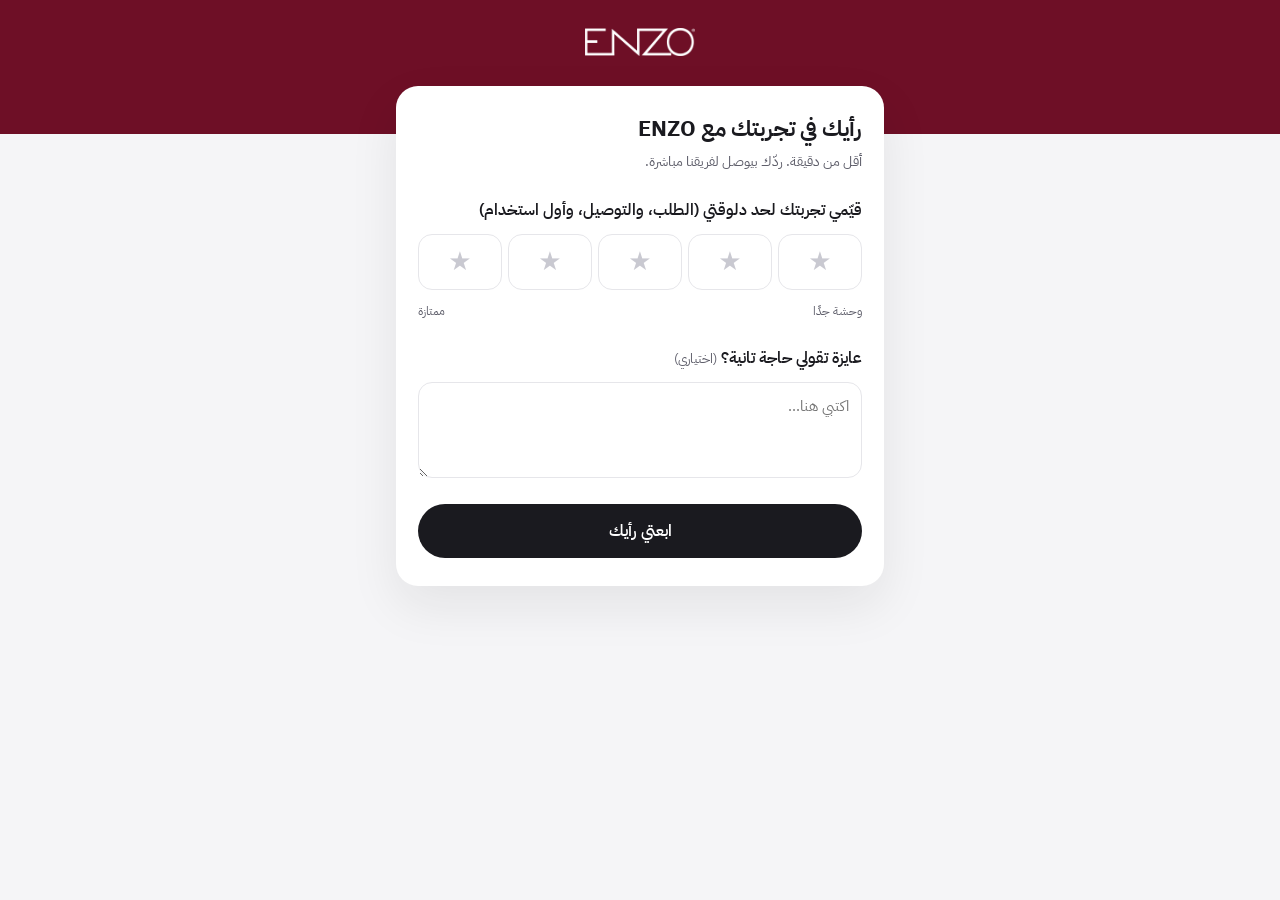
<file: feedback.html>
<!doctype html>
<html lang="ar" dir="rtl">
<head>
<meta charset="utf-8">
<meta name="viewport" content="width=device-width, initial-scale=1">
<meta name="robots" content="noindex, nofollow">
<title>ENZO | رأيك يهمنا</title>
<link rel="icon" href="logo-red.png">
<link rel="preconnect" href="https://fonts.googleapis.com">
<link rel="preconnect" href="https://fonts.gstatic.com" crossorigin>
<link href="https://fonts.googleapis.com/css2?family=IBM+Plex+Sans+Arabic:wght@400;500;600;700&display=swap" rel="stylesheet">
<style>
:root{--ink:#1A1A1F;--body:#45454F;--muted:#5F5F6B;--line:#E6E6EA;--soft:#F5F5F7;--red:#C8102E;--crimson:#6E0F26}
*{box-sizing:border-box}
body{margin:0;font-family:"IBM Plex Sans Arabic",system-ui,sans-serif;color:var(--ink);background:var(--soft);font-size:15px}
button,input,textarea{font:inherit;color:inherit}
h1,h2,p{margin:0}
.hd{background:var(--crimson);padding:28px 20px 72px;text-align:center}
.hd img{height:28px}
.wrap{max-width:520px;margin:-48px auto 40px;padding:0 16px}
.card{background:#fff;border-radius:22px;padding:28px 22px;box-shadow:0 20px 50px rgba(26,26,31,.08);display:flex;flex-direction:column;gap:26px}
.intro h1{font-size:22px;font-weight:700;line-height:1.4}
.intro p{color:var(--muted);margin-top:6px;font-size:14px}
.q{display:flex;flex-direction:column;gap:12px;border:0;padding:0;margin:0}
.q legend{font-weight:600;font-size:16px;padding:0;margin-bottom:12px;line-height:1.5}
.stars{display:flex;gap:6px;justify-content:space-between;direction:ltr}
.stars button{flex:1;height:56px;border-radius:14px;border:1px solid var(--line);background:#fff;cursor:pointer;font-size:26px;color:#C9C9D1;transition:transform .15s,border-color .2s,color .2s}
.stars button.on{color:var(--red);border-color:var(--red)}
.stars button:active{transform:scale(.94)}
.scale-labels{display:flex;justify-content:space-between;font-size:12px;color:var(--muted)}
.nps{display:grid;grid-template-columns:repeat(11,minmax(0,1fr));gap:4px;direction:ltr}
.nps button{height:46px;border-radius:10px;border:1px solid var(--line);background:#fff;cursor:pointer;font-weight:600;font-size:14px;padding:0}
.nps button.on{background:var(--ink);color:#fff;border-color:var(--ink)}
.chips{display:flex;flex-wrap:wrap;gap:8px}
.chip{height:40px;padding:0 14px;border-radius:999px;border:1px solid var(--line);background:#fff;cursor:pointer;font-size:14px}
.chip.on{background:var(--ink);color:#fff;border-color:var(--ink)}
textarea{width:100%;min-height:96px;border:1px solid var(--line);border-radius:14px;padding:12px;resize:vertical}
textarea:focus,button:focus-visible{outline:2px solid var(--red);outline-offset:2px}
.consent{display:flex;gap:10px;align-items:flex-start;font-size:14px;color:var(--body);line-height:1.6;cursor:pointer}
.consent input{width:20px;height:20px;margin-top:3px;accent-color:var(--red);flex:none}
.submit{height:54px;border-radius:999px;border:0;background:var(--ink);color:#fff;font-weight:600;font-size:16px;cursor:pointer;transition:background .2s}
.submit:hover{background:var(--red)}
.submit:disabled{background:#B8B8C2;cursor:not-allowed}
.hidden{display:none!important}
.err{color:var(--red);font-size:13px}
.done{text-align:center;align-items:center}
.done .ok{width:64px;height:64px;border-radius:999px;background:var(--red);display:flex;align-items:center;justify-content:center}
.done p{color:var(--body);line-height:1.7}
.done a{color:var(--red);font-weight:600}
.foot{text-align:center;font-size:12px;color:var(--muted);margin-top:16px}
@media (max-width:380px){.nps button{height:40px;font-size:13px}}
</style>
</head>
<body>
<header class="hd"><img src="logo-white.png" alt="ENZO"></header>
<main class="wrap">
  <form class="card" id="form" novalidate>
    <div class="intro">
      <h1 id="title">رأيك في تجربتك مع ENZO</h1>
      <p id="sub">أقل من دقيقة. ردّك بيوصل لفريقنا مباشرة.</p>
    </div>

    <fieldset class="q" id="qCsat">
      <legend>قيّمي تجربتك لحد دلوقتي (الطلب، والتوصيل، وأول استخدام)</legend>
      <div class="stars" role="radiogroup" aria-label="التقييم من 1 لـ 5" id="csatStars"></div>
      <div class="scale-labels"><span>وحشة جدًا</span><span>ممتازة</span></div>
    </fieldset>

    <fieldset class="q hidden" id="qResult">
      <legend>شايفة فرق في بشرتك بعد الاستخدام؟</legend>
      <div class="stars" role="radiogroup" aria-label="النتيجة من 1 لـ 5" id="resultStars"></div>
      <div class="scale-labels"><span>مفيش فرق</span><span>فرق واضح</span></div>
    </fieldset>

    <fieldset class="q hidden" id="qNps">
      <legend>إيه احتمال إنك ترشّحي ENZO لصاحبتك؟</legend>
      <div class="nps" role="radiogroup" aria-label="من 0 لـ 10" id="npsRow"></div>
      <div class="scale-labels"><span>مستحيل</span><span>أكيد</span></div>
    </fieldset>

    <fieldset class="q hidden" id="qReasons">
      <legend>إيه اللي مكانش على قد توقعاتك؟ (اختاري كل اللي ينطبق)</legend>
      <div class="chips" id="reasonChips"></div>
    </fieldset>

    <div class="q">
      <label for="comment" style="font-weight:600;font-size:16px">عايزة تقولي حاجة تانية؟ <span style="font-weight:400;color:var(--muted);font-size:13px">(اختياري)</span></label>
      <textarea id="comment" maxlength="600" placeholder="اكتبي هنا..."></textarea>
    </div>

    <label class="consent hidden" id="consentWrap"><input type="checkbox" id="consent"> موافقة إن ENZO تنشر تعليقي على الموقع باسمي الأول بس.</label>

    <p class="err hidden" id="err" role="alert">اختاري التقييم الأول عشان نقدر نسجّل رأيك.</p>
    <button class="submit" type="submit" id="submit">ابعتي رأيك</button>
  </form>

  <section class="card done hidden" id="done" aria-live="polite">
    <div class="ok"><svg width="30" height="30" viewBox="0 0 24 24" fill="none" stroke="#fff" stroke-width="2.6" stroke-linecap="round" stroke-linejoin="round" aria-hidden="true"><path d="M5 12l5 5L20 7"/></svg></div>
    <h2 style="font-size:22px">شكرًا إنك شاركتينا رأيك</h2>
    <p id="doneMsg"></p>
    <a href="index.html">ارجعي للموقع</a>
  </section>
  <p class="foot" id="foot"></p>
</main>

<script>
(function(){
  var params=new URLSearchParams(location.search);
  var orderId=(params.get('o')||'').slice(0,20).replace(/[^A-Za-z0-9-]/g,'');
  var type=params.get('t')==='d21'?'d21':'d7';
  var REASONS=['التوصيل','التغليف','النتيجة','سهولة الاستخدام','الريحة أو القوام','السعر','خدمة العملاء'];
  var state={csat:null,result:null,nps:null,reasons:[]};
  function $(s){return document.querySelector(s);}
  function show(el,on){el.classList.toggle('hidden',!on);}

  if(type==='d21'){
    $('#title').textContent='3 أسابيع مع سيرم ENZO. إيه النتيجة؟';
    show($('#qCsat'),false);show($('#qResult'),true);show($('#qNps'),true);show($('#consentWrap'),true);
  }
  $('#foot').textContent=orderId?('أوردر رقم '+orderId):'';

  function starRow(el,key){
    for(var i=1;i<=5;i++)(function(v){
      var b=document.createElement('button');b.type='button';b.setAttribute('role','radio');b.setAttribute('aria-checked','false');b.setAttribute('aria-label',v+' من 5');b.textContent='★';
      b.onclick=function(){state[key]=v;Array.prototype.forEach.call(el.children,function(c,k){c.classList.toggle('on',k<v);c.setAttribute('aria-checked',k===v-1?'true':'false');});update();};
      el.appendChild(b);
    })(i);
  }
  starRow($('#csatStars'),'csat');starRow($('#resultStars'),'result');
  for(var n=0;n<=10;n++)(function(v){
    var b=document.createElement('button');b.type='button';b.setAttribute('role','radio');b.setAttribute('aria-checked','false');b.textContent=v;
    b.onclick=function(){state.nps=v;Array.prototype.forEach.call($('#npsRow').children,function(c,k){c.classList.toggle('on',k===v);c.setAttribute('aria-checked',k===v?'true':'false');});update();};
    $('#npsRow').appendChild(b);
  })(n);
  REASONS.forEach(function(r){
    var b=document.createElement('button');b.type='button';b.className='chip';b.textContent=r;b.setAttribute('aria-pressed','false');
    b.onclick=function(){var i=state.reasons.indexOf(r);if(i>-1)state.reasons.splice(i,1);else state.reasons.push(r);b.classList.toggle('on',i===-1);b.setAttribute('aria-pressed',i===-1?'true':'false');};
    $('#reasonChips').appendChild(b);
  });
  function low(){return type==='d7'?(state.csat!=null&&state.csat<=3):((state.result!=null&&state.result<=3)||(state.nps!=null&&state.nps<=6));}
  function update(){show($('#qReasons'),low());show($('#err'),false);}

  $('#form').addEventListener('submit',function(e){
    e.preventDefault();
    var ok=type==='d7'?state.csat!=null:(state.result!=null&&state.nps!=null);
    if(!ok){$('#err').textContent=type==='d7'?'اختاري التقييم الأول عشان نقدر نسجّل رأيك.':'جاوبي على السؤالين الأولانيين عشان نقدر نسجّل رأيك.';show($('#err'),true);return;}
    var entry={id:'fb-'+Date.now().toString(36),orderId:orderId||'بدون رقم',type:type,csat:type==='d7'?state.csat:null,result:type==='d21'?state.result:null,nps:type==='d21'?state.nps:null,reasons:low()?state.reasons.slice():[],comment:$('#comment').value.trim().slice(0,600),consent:type==='d21'&&$('#consent').checked,at:new Date().toISOString()};
    // Demo: saved in this browser for the demo dashboard. In production this posts to the database.
    try{var k='enzo_feedback_inbox',arr=JSON.parse(localStorage.getItem(k)||'[]');arr.push(entry);localStorage.setItem(k,JSON.stringify(arr));}catch(err){}
    $('#doneMsg').textContent=low()?'آسفين إن التجربة مكانتش زي ما تستاهلي. فريقنا هيتواصل معاكي قريب عشان نفهم حصل إيه.':'ردّك وصل لفريقنا وبيساعدنا نطوّر كل حاجة بنعملها.';
    show($('#form'),false);show($('#done'),true);window.scrollTo(0,0);
  });
})();
</script>
</body>
</html>
</file>
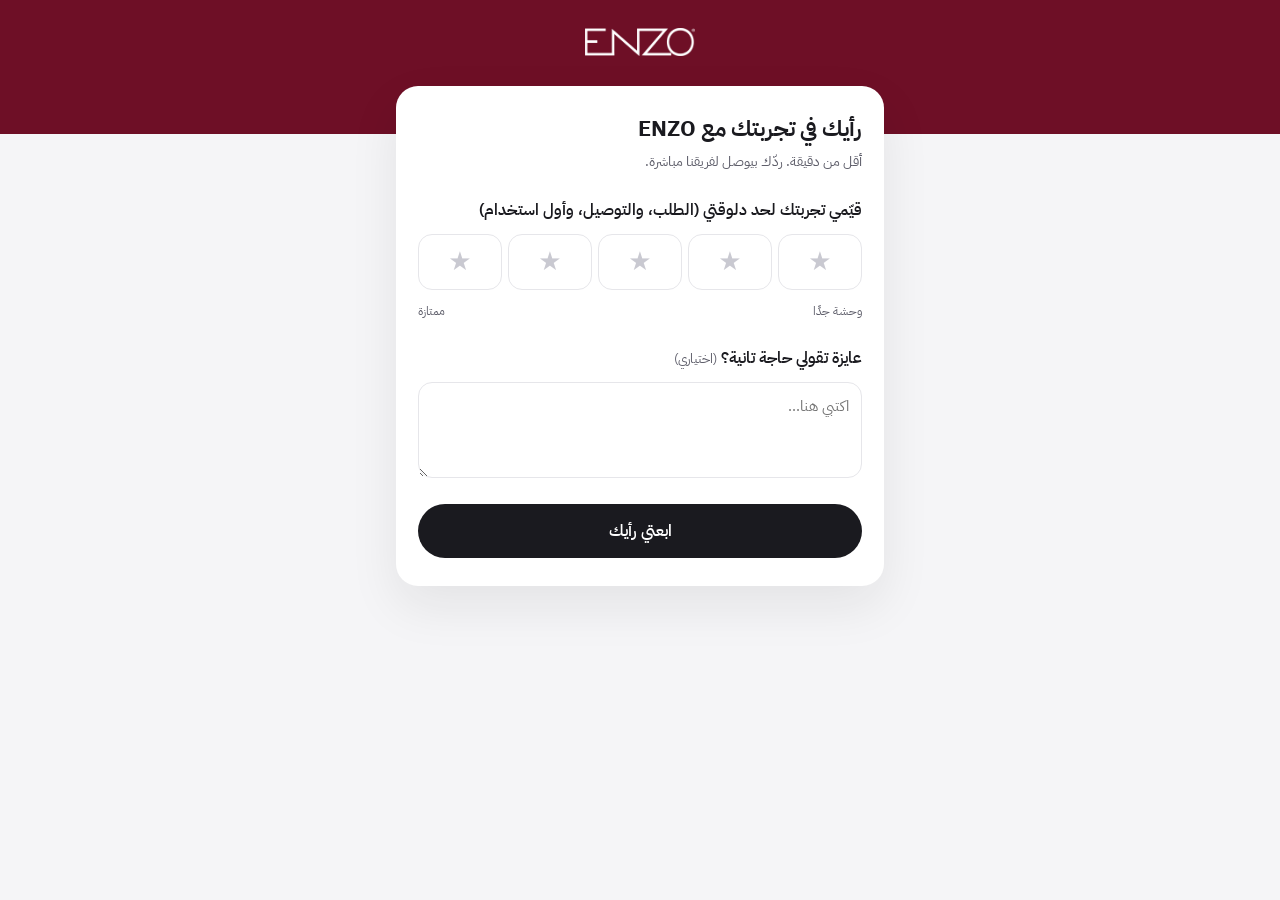
<file: apps/enzo/public/feedback.html>
<!doctype html>
<html lang="ar" dir="rtl">
<head>
<meta charset="utf-8">
<meta name="viewport" content="width=device-width, initial-scale=1">
<meta name="robots" content="noindex, nofollow">
<title>ENZO | رأيك يهمنا</title>
<link rel="icon" href="logo-red.png">
<link rel="preconnect" href="https://fonts.googleapis.com">
<link rel="preconnect" href="https://fonts.gstatic.com" crossorigin>
<link href="https://fonts.googleapis.com/css2?family=IBM+Plex+Sans+Arabic:wght@400;500;600;700&display=swap" rel="stylesheet">
<link rel="stylesheet" href="feedback.css">

</head>
<body>
<header class="hd"><img src="logo-white.png" alt="ENZO"></header>
<main class="wrap">
  <form class="card" id="form" novalidate>
    <div class="intro">
      <h1 id="title">رأيك في تجربتك مع ENZO</h1>
      <p id="sub">أقل من دقيقة. ردّك بيوصل لفريقنا مباشرة.</p>
    </div>

    <fieldset class="q" id="qCsat">
      <legend>قيّمي تجربتك لحد دلوقتي (الطلب، والتوصيل، وأول استخدام)</legend>
      <div class="stars" role="radiogroup" aria-label="التقييم من 1 لـ 5" id="csatStars"></div>
      <div class="scale-labels"><span>وحشة جدًا</span><span>ممتازة</span></div>
    </fieldset>

    <fieldset class="q hidden" id="qResult">
      <legend>شايفة فرق في بشرتك بعد الاستخدام؟</legend>
      <div class="stars" role="radiogroup" aria-label="النتيجة من 1 لـ 5" id="resultStars"></div>
      <div class="scale-labels"><span>مفيش فرق</span><span>فرق واضح</span></div>
    </fieldset>

    <fieldset class="q hidden" id="qNps">
      <legend>إيه احتمال إنك ترشّحي ENZO لصاحبتك؟</legend>
      <div class="nps" role="radiogroup" aria-label="من 0 لـ 10" id="npsRow"></div>
      <div class="scale-labels"><span>مستحيل</span><span>أكيد</span></div>
    </fieldset>

    <fieldset class="q hidden" id="qReasons">
      <legend>إيه اللي مكانش على قد توقعاتك؟ (اختاري كل اللي ينطبق)</legend>
      <div class="chips" id="reasonChips"></div>
    </fieldset>

    <div class="q">
      <label for="comment" style="font-weight:600;font-size:16px">عايزة تقولي حاجة تانية؟ <span style="font-weight:400;color:var(--muted);font-size:13px">(اختياري)</span></label>
      <textarea id="comment" maxlength="600" placeholder="اكتبي هنا..."></textarea>
    </div>

    <label class="consent hidden" id="consentWrap"><input type="checkbox" id="consent"> موافقة إن ENZO تنشر تعليقي على الموقع باسمي الأول بس.</label>

    <p class="err hidden" id="err" role="alert">اختاري التقييم الأول عشان نقدر نسجّل رأيك.</p>
    <button class="submit" type="submit" id="submit">ابعتي رأيك</button>
  </form>

  <section class="card done hidden" id="done" aria-live="polite">
    <div class="ok"><svg width="30" height="30" viewBox="0 0 24 24" fill="none" stroke="#fff" stroke-width="2.6" stroke-linecap="round" stroke-linejoin="round" aria-hidden="true"><path d="M5 12l5 5L20 7"/></svg></div>
    <h2 style="font-size:22px">شكرًا إنك شاركتينا رأيك</h2>
    <p id="doneMsg"></p>
    <a href="/">ارجعي للموقع</a>
  </section>
  <p class="foot" id="foot"></p>
</main>

<script src="feedback.js"></script>

</body>
</html>
</file>
<file: apps/enzo/public/feedback.css>
:root{--ink:#1A1A1F;--body:#45454F;--muted:#5F5F6B;--line:#E6E6EA;--soft:#F5F5F7;--red:#C8102E;--crimson:#6E0F26}
*{box-sizing:border-box}
body{margin:0;font-family:"IBM Plex Sans Arabic",system-ui,sans-serif;color:var(--ink);background:var(--soft);font-size:15px}
button,input,textarea{font:inherit;color:inherit}
h1,h2,p{margin:0}
.hd{background:var(--crimson);padding:28px 20px 72px;text-align:center}
.hd img{height:28px}
.wrap{max-width:520px;margin:-48px auto 40px;padding:0 16px}
.card{background:#fff;border-radius:22px;padding:28px 22px;box-shadow:0 20px 50px rgba(26,26,31,.08);display:flex;flex-direction:column;gap:26px}
.intro h1{font-size:22px;font-weight:700;line-height:1.4}
.intro p{color:var(--muted);margin-top:6px;font-size:14px}
.q{display:flex;flex-direction:column;gap:12px;border:0;padding:0;margin:0}
.q legend{font-weight:600;font-size:16px;padding:0;margin-bottom:12px;line-height:1.5}
.stars{display:flex;gap:6px;justify-content:space-between;direction:ltr}
.stars button{flex:1;height:56px;border-radius:14px;border:1px solid var(--line);background:#fff;cursor:pointer;font-size:26px;color:#C9C9D1;transition:transform .15s,border-color .2s,color .2s}
.stars button.on{color:var(--red);border-color:var(--red)}
.stars button:active{transform:scale(.94)}
.scale-labels{display:flex;justify-content:space-between;font-size:12px;color:var(--muted)}
.nps{display:grid;grid-template-columns:repeat(11,minmax(0,1fr));gap:4px;direction:ltr}
.nps button{height:46px;border-radius:10px;border:1px solid var(--line);background:#fff;cursor:pointer;font-weight:600;font-size:14px;padding:0}
.nps button.on{background:var(--ink);color:#fff;border-color:var(--ink)}
.chips{display:flex;flex-wrap:wrap;gap:8px}
.chip{height:40px;padding:0 14px;border-radius:999px;border:1px solid var(--line);background:#fff;cursor:pointer;font-size:14px}
.chip.on{background:var(--ink);color:#fff;border-color:var(--ink)}
textarea{width:100%;min-height:96px;border:1px solid var(--line);border-radius:14px;padding:12px;resize:vertical}
textarea:focus,button:focus-visible{outline:2px solid var(--red);outline-offset:2px}
.consent{display:flex;gap:10px;align-items:flex-start;font-size:14px;color:var(--body);line-height:1.6;cursor:pointer}
.consent input{width:20px;height:20px;margin-top:3px;accent-color:var(--red);flex:none}
.submit{height:54px;border-radius:999px;border:0;background:var(--ink);color:#fff;font-weight:600;font-size:16px;cursor:pointer;transition:background .2s}
.submit:hover{background:var(--red)}
.submit:disabled{background:#B8B8C2;cursor:not-allowed}
.hidden{display:none!important}
.err{color:var(--red);font-size:13px}
.done{text-align:center;align-items:center}
.done .ok{width:64px;height:64px;border-radius:999px;background:var(--red);display:flex;align-items:center;justify-content:center}
.done p{color:var(--body);line-height:1.7}
.done a{color:var(--red);font-weight:600}
.foot{text-align:center;font-size:12px;color:var(--muted);margin-top:16px}
@media (max-width:380px){.nps button{height:40px;font-size:13px}}
</file>
